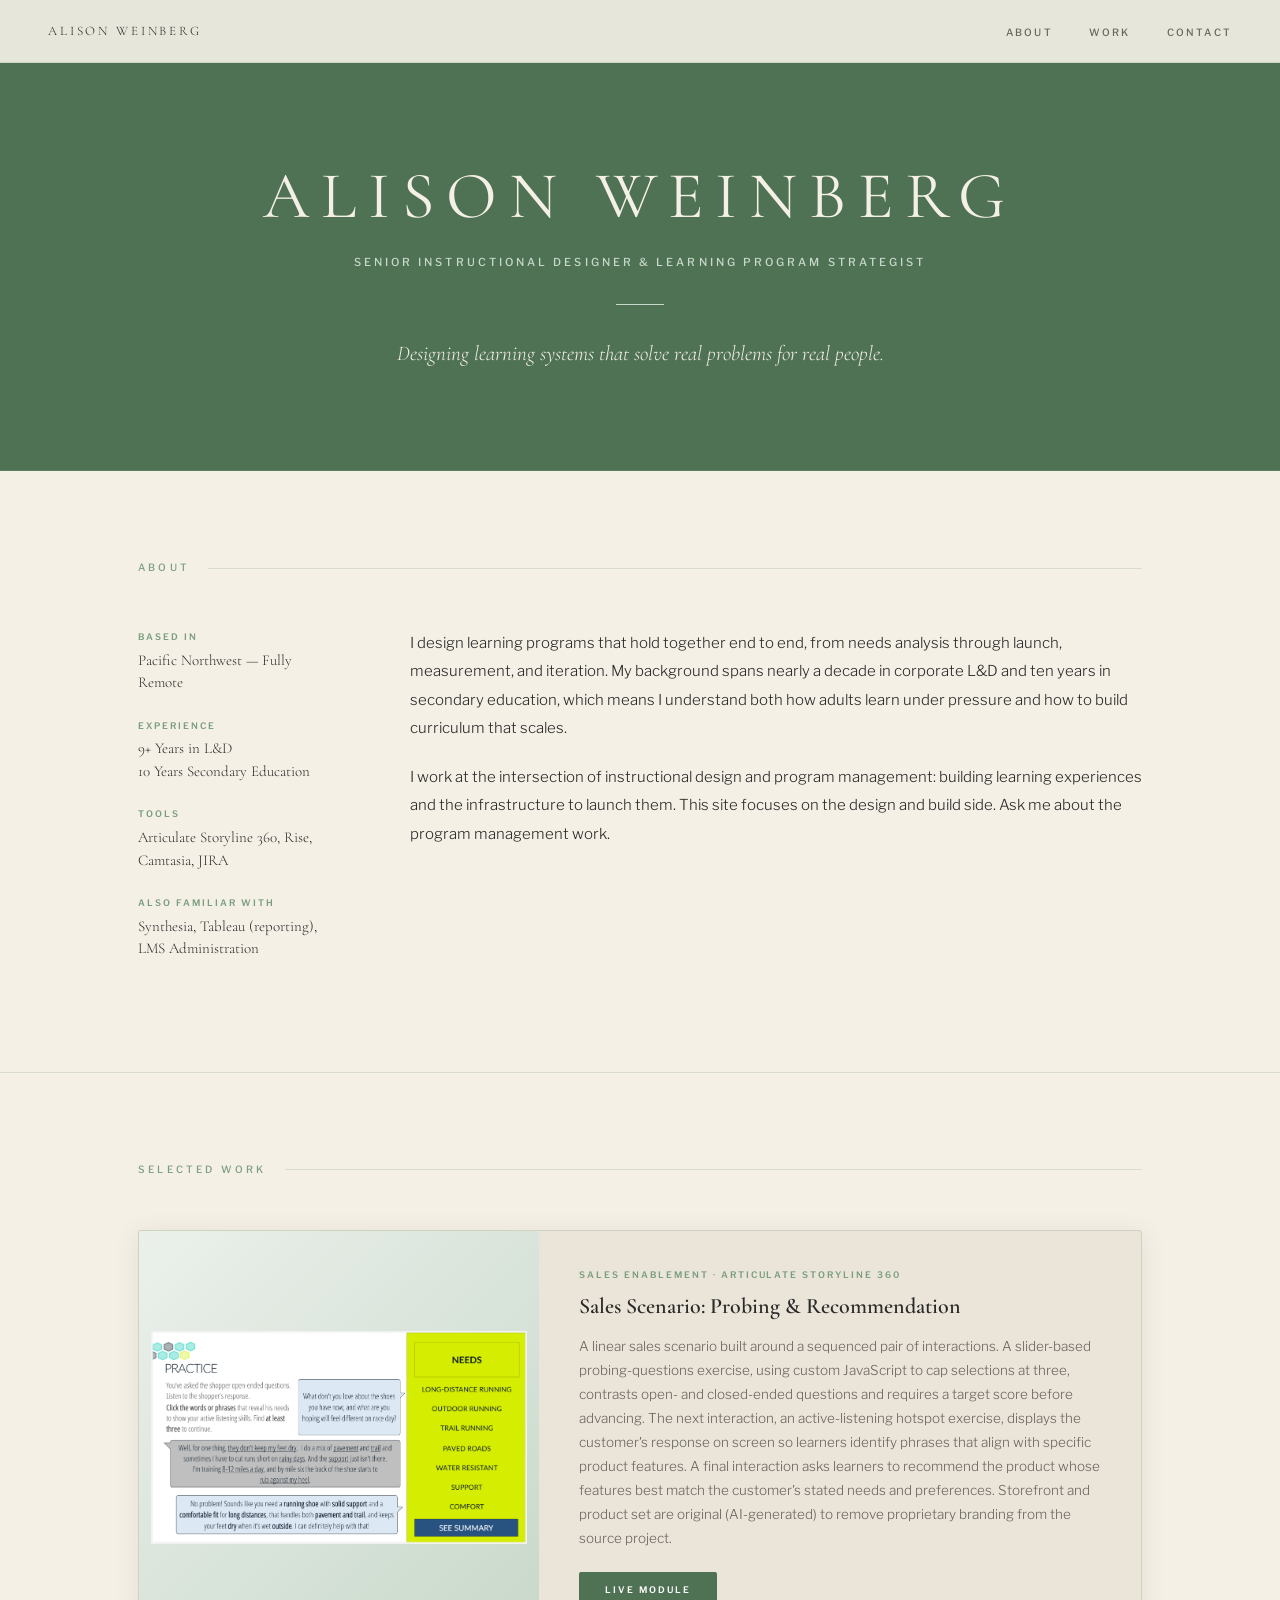
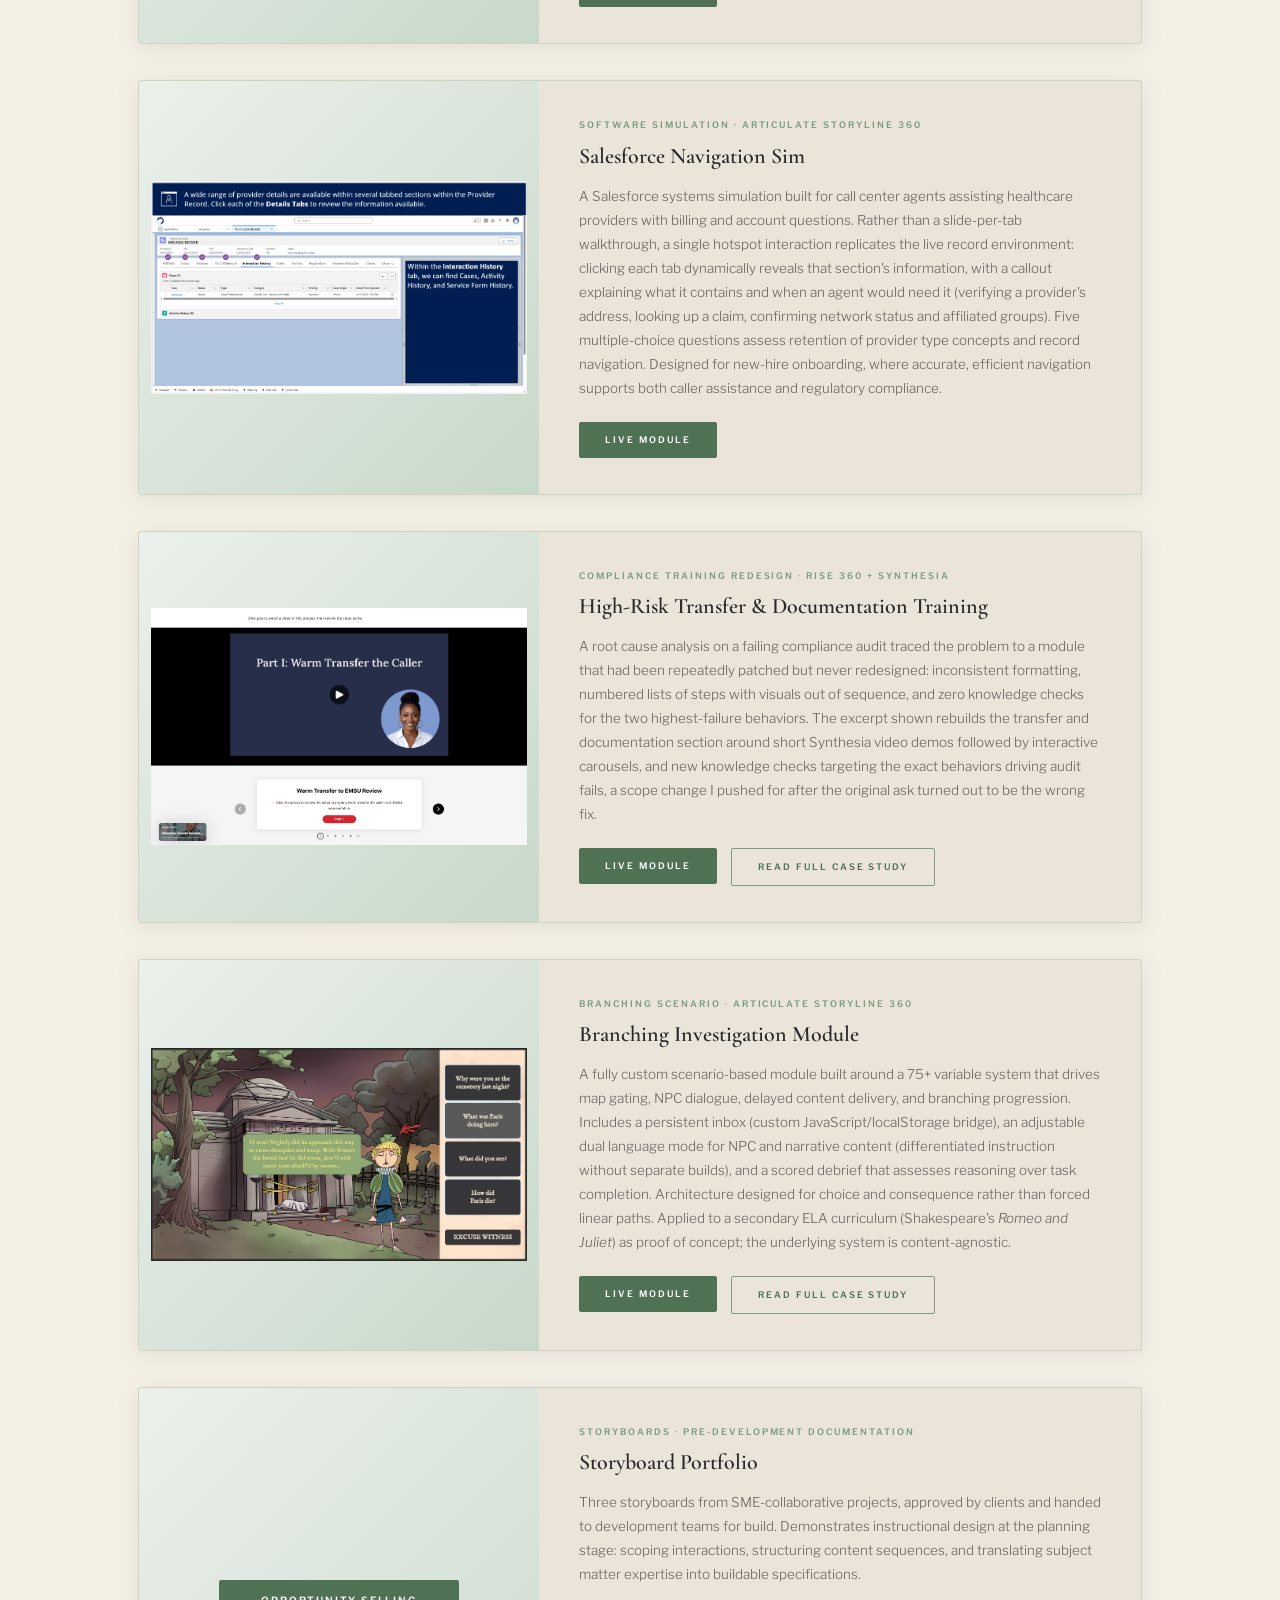
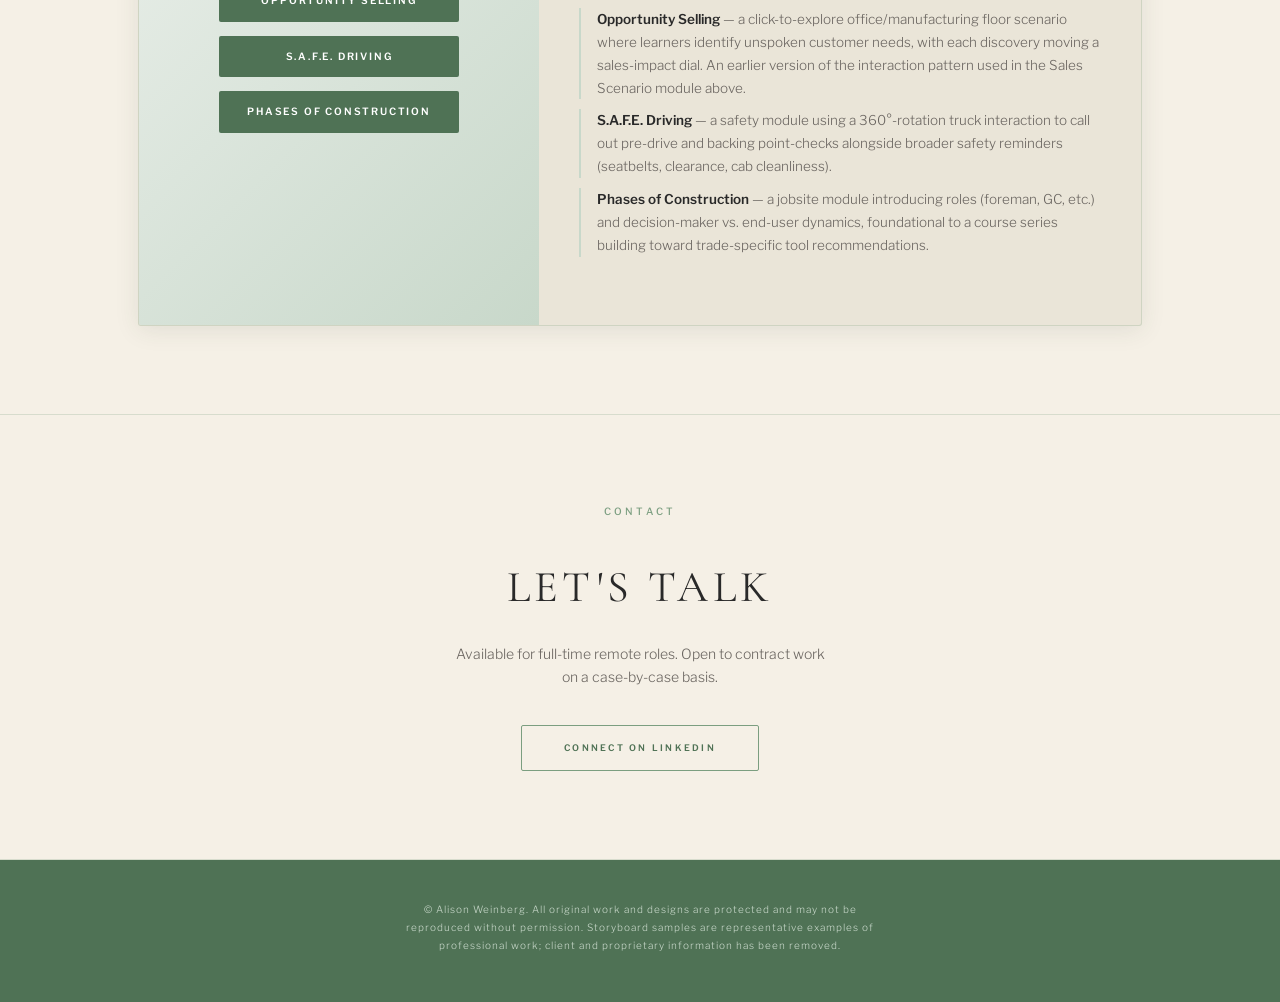
<file: index.html>
<!DOCTYPE html>
<html lang="en">
<head>
    <meta charset="UTF-8">
    <meta name="viewport" content="width=device-width, initial-scale=1.0">
    <meta name="robots" content="noindex, nofollow">
    <title>Alison Weinberg — Learning Design Portfolio</title>
    <link href="https://fonts.googleapis.com/css2?family=Cormorant+Garamond:ital,wght@0,400;0,500;0,600;1,400&family=Libre+Franklin:wght@300;400;500;600&display=swap" rel="stylesheet">
    <style>

        :root {
            --ivory:       #F5F0E6;
            --cream:       #EAE5D8;
            --sage:        #7B9E80;
            --sage-light:  #C8D8CA;
            --sage-pale:   #EBF0EB;
            --sage-dark:   #4F7255;
            --charcoal:    #292929;
            --warm-gray:   #6A6560;
            --border:      rgba(123, 158, 128, 0.25);
            --shadow:      0 4px 24px rgba(50, 70, 52, 0.10);
            --shadow-hover:0 12px 40px rgba(50, 70, 52, 0.18);

            --font-display: 'Cormorant Garamond', Georgia, serif;
            --font-body:    'Libre Franklin', 'Franklin Gothic Medium', sans-serif;
        }

        *, *::before, *::after { box-sizing: border-box; margin: 0; padding: 0; }
        html { scroll-behavior: smooth; }

        body {
            background-color: var(--ivory);
            color: var(--charcoal);
            font-family: var(--font-body);
            font-weight: 300;
            font-size: 15px;
            line-height: 1.75;
            -webkit-font-smoothing: antialiased;
        }

        @keyframes fadeUp {
            from { opacity: 0; transform: translateY(16px); }
            to   { opacity: 1; transform: translateY(0); }
        }
        .fade-1 { animation: fadeUp 0.7s 0.00s ease both; }
        .fade-2 { animation: fadeUp 0.7s 0.15s ease both; }
        .fade-3 { animation: fadeUp 0.7s 0.30s ease both; }
        .fade-4 { animation: fadeUp 0.7s 0.45s ease both; }

        nav {
            position: fixed;
            top: 0; left: 0; right: 0;
            z-index: 100;
            display: flex;
            justify-content: space-between;
            align-items: center;
            padding: 18px 48px;
            background: rgba(245, 240, 230, 0.92);
            backdrop-filter: blur(10px);
            border-bottom: 1px solid var(--border);
        }

        .nav-name {
            font-family: var(--font-display);
            font-size: 13px;
            letter-spacing: 0.22em;
            text-transform: uppercase;
            color: var(--charcoal);
            text-decoration: none;
        }

        nav ul { list-style: none; display: flex; gap: 36px; }

        nav ul a {
            font-family: var(--font-body);
            font-size: 10px;
            font-weight: 500;
            letter-spacing: 0.22em;
            text-transform: uppercase;
            color: var(--warm-gray);
            text-decoration: none;
            transition: color 0.2s;
        }
        nav ul a:hover { color: var(--sage-dark); }

        #hero {
            padding: 160px 48px 100px;
            text-align: center;
            background: var(--sage-dark);
        }

        .hero-name {
            font-family: var(--font-display);
            font-size: clamp(38px, 6vw, 66px);
            font-weight: 400;
            letter-spacing: 0.18em;
            text-transform: uppercase;
            color: var(--ivory);
            line-height: 1.1;
            margin-bottom: 20px;
        }

        .hero-title {
            font-family: var(--font-body);
            font-size: 11px;
            font-weight: 500;
            letter-spacing: 0.28em;
            text-transform: uppercase;
            color: var(--sage-light);
            margin-bottom: 32px;
        }

        .hero-rule {
            width: 48px;
            height: 1px;
            background: var(--sage-light);
            margin: 0 auto 32px;
            opacity: 0.6;
        }

        .hero-tagline {
            font-family: var(--font-display);
            font-size: clamp(17px, 2.5vw, 21px);
            font-style: italic;
            color: var(--ivory);
            opacity: 0.85;
            max-width: 520px;
            margin: 0 auto;
            line-height: 1.6;
        }

        .section-inner {
            max-width: 1100px;
            margin: 0 auto;
            padding: 88px 48px;
        }

        .section-label {
            font-family: var(--font-body);
            font-size: 10px;
            font-weight: 500;
            letter-spacing: 0.32em;
            text-transform: uppercase;
            color: var(--sage);
            margin-bottom: 52px;
            display: flex;
            align-items: center;
            gap: 18px;
        }
        .section-label::after {
            content: '';
            flex: 1;
            height: 1px;
            background: var(--border);
        }

        section { border-bottom: 1px solid var(--border); }

        .about-grid {
            display: grid;
            grid-template-columns: 200px 1fr;
            gap: 72px;
            align-items: start;
        }

        .about-stat { margin-bottom: 24px; }

        .about-stat-label {
            font-family: var(--font-body);
            font-size: 9px;
            font-weight: 600;
            letter-spacing: 0.22em;
            text-transform: uppercase;
            color: var(--sage);
            margin-bottom: 4px;
        }

        .about-stat-value {
            font-family: var(--font-display);
            font-size: 15px;
            color: var(--charcoal);
            line-height: 1.5;
        }

        .about-bio {
            font-size: 15px;
            line-height: 1.9;
            color: var(--charcoal);
        }
        .about-bio p + p { margin-top: 20px; }

        #work {
            background-color: var(--ivory);
            background-image: url("data:image/svg+xml,%3Csvg xmlns='http://www.w3.org/2000/svg' width='60' height='104'%3E%3Cg fill='none' stroke='%237B9E80' stroke-width='0.75' opacity='0.18'%3E%3Cpath d='M30 0 L60 17.3 L60 52 L30 69.3 L0 52 L0 17.3 Z'/%3E%3Cpath d='M30 69.3 L60 86.6 L60 121.3 L30 138.6 L0 121.3 L0 86.6 Z'/%3E%3C/g%3E%3Cg fill='%237B9E80' opacity='0.35'%3E%3Ccircle cx='30' cy='0' r='1.5'/%3E%3Ccircle cx='60' cy='17.3' r='1.5'/%3E%3Ccircle cx='60' cy='52' r='1.5'/%3E%3Ccircle cx='30' cy='69.3' r='1.5'/%3E%3Ccircle cx='0' cy='52' r='1.5'/%3E%3Ccircle cx='0' cy='17.3' r='1.5'/%3E%3Ccircle cx='30' cy='138.6' r='1.5'/%3E%3Ccircle cx='60' cy='121.3' r='1.5'/%3E%3Ccircle cx='0' cy='121.3' r='1.5'/%3E%3C/svg%3E");
        }

        .project-stack {
            display: flex;
            flex-direction: column;
            gap: 36px;
        }

        .project-card {
            background: var(--cream);
            border: 1px solid var(--border);
            border-radius: 3px;
            overflow: hidden;
            box-shadow: var(--shadow);
            display: grid;
            grid-template-columns: 400px 1fr;
            transition: transform 0.3s ease, box-shadow 0.3s ease;
        }
        .project-card:hover {
            transform: translateY(-5px);
            box-shadow: var(--shadow-hover);
        }

        .project-thumb {
            width: 100%;
            height: 100%;
            min-height: 220px;
            background: linear-gradient(135deg, var(--sage-pale) 0%, var(--sage-light) 100%);
            display: flex;
            align-items: center;
            justify-content: center;
            overflow: hidden;
            position: relative;
            padding: 12px;
        }
        .project-thumb img {
            width: 100%;
            height: 100%;
            object-fit: contain;
            border-radius: 2px;
        }

        .thumb-placeholder-text {
            font-family: var(--font-body);
            font-size: 9px;
            font-weight: 500;
            letter-spacing: 0.2em;
            text-transform: uppercase;
            color: var(--sage-dark);
            opacity: 0.45;
        }

        .storyboard-buttons {
            width: 100%;
            height: 100%;
            min-height: 220px;
            background: linear-gradient(135deg, var(--sage-pale) 0%, var(--sage-light) 100%);
            display: flex;
            flex-direction: column;
            align-items: center;
            justify-content: center;
            gap: 14px;
            padding: 24px;
        }

        .storyboard-btn {
            display: block;
            width: 100%;
            max-width: 240px;
            padding: 12px 20px;
            background: var(--sage-dark);
            color: #fff;
            font-family: var(--font-body);
            font-size: 10px;
            font-weight: 600;
            letter-spacing: 0.18em;
            text-transform: uppercase;
            text-decoration: none;
            text-align: center;
            border-radius: 2px;
            transition: background 0.2s ease;
        }
        .storyboard-btn:hover { background: var(--charcoal); }

        .project-body {
            padding: 36px 40px;
            display: flex;
            flex-direction: column;
            justify-content: center;
        }

        .project-tag {
            font-family: var(--font-body);
            font-size: 9px;
            font-weight: 600;
            letter-spacing: 0.22em;
            text-transform: uppercase;
            color: var(--sage);
            margin-bottom: 10px;
        }

        .project-title {
            font-family: var(--font-display);
            font-size: 22px;
            font-weight: 600;
            color: var(--charcoal);
            line-height: 1.2;
            margin-bottom: 14px;
        }

        .project-blurb {
            font-size: 13.5px;
            line-height: 1.78;
            color: var(--warm-gray);
            margin-bottom: 22px;
        }

        .storyboard-list {
            list-style: none;
            margin-bottom: 22px;
        }
        .storyboard-list li {
            font-size: 13.5px;
            line-height: 1.7;
            color: var(--warm-gray);
            margin-bottom: 10px;
            padding-left: 16px;
            border-left: 2px solid var(--sage-light);
        }
        .storyboard-list li strong {
            color: var(--charcoal);
            font-weight: 600;
        }

        .project-links {
            display: flex;
            gap: 14px;
            flex-wrap: wrap;
        }

        .btn-view {
            display: inline-block;
            align-self: flex-start;
            padding: 10px 26px;
            background: var(--sage-dark);
            color: #fff;
            font-family: var(--font-body);
            font-size: 9px;
            font-weight: 600;
            letter-spacing: 0.22em;
            text-transform: uppercase;
            text-decoration: none;
            border-radius: 2px;
            transition: background 0.2s ease;
        }
        .btn-view:hover { background: var(--charcoal); }

        .btn-secondary {
            display: inline-block;
            align-self: flex-start;
            padding: 10px 26px;
            background: transparent;
            color: var(--sage-dark);
            border: 1px solid var(--sage);
            font-family: var(--font-body);
            font-size: 9px;
            font-weight: 600;
            letter-spacing: 0.22em;
            text-transform: uppercase;
            text-decoration: none;
            border-radius: 2px;
            transition: background 0.2s ease, color 0.2s ease;
        }
        .btn-secondary:hover {
            background: var(--sage-dark);
            color: #fff;
        }

        .contact-inner {
            max-width: 1100px;
            margin: 0 auto;
            padding: 88px 48px;
            text-align: center;
        }

        .contact-label {
            font-family: var(--font-body);
            font-size: 10px;
            font-weight: 500;
            letter-spacing: 0.32em;
            text-transform: uppercase;
            color: var(--sage);
            margin-bottom: 28px;
        }

        .contact-heading {
            font-family: var(--font-display);
            font-size: clamp(28px, 4vw, 44px);
            font-weight: 400;
            letter-spacing: 0.1em;
            text-transform: uppercase;
            color: var(--charcoal);
            margin-bottom: 16px;
        }

        .contact-sub {
            font-size: 14px;
            color: var(--warm-gray);
            max-width: 380px;
            margin: 0 auto 36px;
            line-height: 1.7;
        }

        .btn-contact {
            display: inline-block;
            padding: 14px 42px;
            border: 1px solid var(--sage);
            color: var(--sage-dark);
            font-family: var(--font-body);
            font-size: 9px;
            font-weight: 600;
            letter-spacing: 0.25em;
            text-transform: uppercase;
            text-decoration: none;
            border-radius: 2px;
            transition: background 0.2s, color 0.2s, border-color 0.2s;
        }
        .btn-contact:hover {
            background: var(--sage-dark);
            color: #fff;
            border-color: var(--sage-dark);
        }

        footer {
            padding: 40px 48px;
            text-align: center;
            background: var(--sage-dark);
        }
        .footer-name {
            font-family: var(--font-display);
            font-size: 12px;
            letter-spacing: 0.2em;
            text-transform: uppercase;
            color: var(--ivory);
            margin-bottom: 10px;
        }
        .footer-text {
            font-size: 10px;
            letter-spacing: 0.1em;
            color: var(--sage-light);
            max-width: 480px;
            margin: 0 auto 8px;
            line-height: 1.8;
        }
        .footer-email {
            font-size: 10px;
            letter-spacing: 0.15em;
            color: var(--ivory);
            text-decoration: none;
            border-bottom: 1px solid var(--sage-light);
            padding-bottom: 2px;
        }

        @media (max-width: 768px) {
            nav { padding: 16px 24px; }
            nav ul { gap: 20px; }
            #hero { padding: 120px 24px 72px; }
            .section-inner { padding: 64px 24px; }
            .about-grid { grid-template-columns: 1fr; gap: 40px; }
            .project-card { grid-template-columns: 1fr; }
            .project-thumb, .storyboard-buttons { min-height: 180px; }
            .contact-inner { padding: 64px 24px; }
        }
        @media (max-width: 480px) {
            .nav-name { display: none; }
        }

    </style>
</head>
<body>

    <nav>
        <a href="#hero" class="nav-name">Alison Weinberg</a>
        <ul>
            <li><a href="#about">About</a></li>
            <li><a href="#work">Work</a></li>
            <li><a href="#contact">Contact</a></li>
        </ul>
    </nav>


    <section id="hero">
        <h1 class="hero-name fade-1">Alison Weinberg</h1>
        <p class="hero-title fade-2">Senior Instructional Designer &amp; Learning Program Strategist</p>
        <div class="hero-rule fade-3"></div>
        <p class="hero-tagline fade-4">Designing learning systems that solve real problems for real people.</p>
    </section>


    <section id="about">
        <div class="section-inner">
            <p class="section-label">About</p>
            <div class="about-grid">

                <div class="about-sidebar">
                    <div class="about-stat">
                        <p class="about-stat-label">Based in</p>
                        <p class="about-stat-value">Pacific Northwest &mdash; Fully Remote</p>
                    </div>
                    <div class="about-stat">
                        <p class="about-stat-label">Experience</p>
                        <p class="about-stat-value">9+ Years in L&amp;D<br>10 Years Secondary Education</p>
                    </div>
                    <div class="about-stat">
                        <p class="about-stat-label">Tools</p>
                        <p class="about-stat-value">Articulate Storyline 360, Rise, Camtasia, JIRA</p>
                    </div>
                    <div class="about-stat">
                        <p class="about-stat-label">Also Familiar With</p>
                        <p class="about-stat-value">Synthesia, Tableau (reporting), LMS Administration</p>
                    </div>
                </div>

                <div class="about-bio">
                    <p>I design learning programs that hold together end to end, from needs analysis through launch, measurement, and iteration. My background spans nearly a decade in corporate L&amp;D and ten years in secondary education, which means I understand both how adults learn under pressure and how to build curriculum that scales.</p>
                    <p>I work at the intersection of instructional design and program management: building learning experiences and the infrastructure to launch them. This site focuses on the design and build side. Ask me about the program management work.</p>
                </div>

            </div>
        </div>
    </section>


    <section id="work">
        <div class="section-inner">
            <p class="section-label">Selected Work</p>
            <div class="project-stack">

                <div class="project-card">
                    <div class="project-thumb">
                        <img src="images/sales-thumb.png" alt="Active listening exercise in sales scenario module">
                    </div>
                    <div class="project-body">
                        <p class="project-tag">Sales Enablement &middot; Articulate Storyline 360</p>
                        <h2 class="project-title">Sales Scenario: Probing &amp; Recommendation</h2>
                        <p class="project-blurb">A linear sales scenario built around a sequenced pair of interactions. A slider-based probing-questions exercise, using custom JavaScript to cap selections at three, contrasts open- and closed-ended questions and requires a target score before advancing. The next interaction, an active-listening hotspot exercise, displays the customer's response on screen so learners identify phrases that align with specific product features. A final interaction asks learners to recommend the product whose features best match the customer's stated needs and preferences. Storefront and product set are original (AI-generated) to remove proprietary branding from the source project.</p>
                        <div class="project-links">
                            <a href="https://alison-weinberg.github.io/sales-enablement/" class="btn-view" target="_blank" rel="noopener">Live Module</a>
                        </div>
                    </div>
                </div>

                <div class="project-card">
                    <div class="project-thumb">
                        <img src="images/salesforce-thumb.png" alt="Salesforce navigation simulation interaction history tab">
                    </div>
                    <div class="project-body">
                        <p class="project-tag">Software Simulation &middot; Articulate Storyline 360</p>
                        <h2 class="project-title">Salesforce Navigation Sim</h2>
                        <p class="project-blurb">A Salesforce systems simulation built for call center agents assisting healthcare providers with billing and account questions. Rather than a slide-per-tab walkthrough, a single hotspot interaction replicates the live record environment: clicking each tab dynamically reveals that section's information, with a callout explaining what it contains and when an agent would need it (verifying a provider's address, looking up a claim, confirming network status and affiliated groups). Five multiple-choice questions assess retention of provider type concepts and record navigation. Designed for new-hire onboarding, where accurate, efficient navigation supports both caller assistance and regulatory compliance.</p>
                        <div class="project-links">
                            <a href="https://alison-weinberg.github.io/salesforce-sim/" class="btn-view" target="_blank" rel="noopener">Live Module</a>
                        </div>
                    </div>
                </div>

                <div class="project-card">
                    <div class="project-thumb">
                        <img src="images/transfer-thumb.png" alt="Warm transfer training module case notes callout">
                    </div>
                    <div class="project-body">
                        <p class="project-tag">Compliance Training Redesign &middot; Rise 360 + Synthesia</p>
                        <h2 class="project-title">High-Risk Transfer &amp; Documentation Training</h2>
                        <p class="project-blurb">A root cause analysis on a failing compliance audit traced the problem to a module that had been repeatedly patched but never redesigned: inconsistent formatting, numbered lists of steps with visuals out of sequence, and zero knowledge checks for the two highest-failure behaviors. The excerpt shown rebuilds the transfer and documentation section around short Synthesia video demos followed by interactive carousels, and new knowledge checks targeting the exact behaviors driving audit fails, a scope change I pushed for after the original ask turned out to be the wrong fix.</p>
                        <div class="project-links">
                            <a href="https://alison-weinberg.github.io/transfer-training-p/" class="btn-view" target="_blank" rel="noopener">Live Module</a>
                            <a href="case-study-transfer-training.html" class="btn-secondary" target="_blank" rel="noopener">Read Full Case Study</a>
                        </div>
                    </div>
                </div>

                <div class="project-card">
                    <div class="project-thumb">
                        <img src="images/rj-thumb.png" alt="Branching Investigation Module witness interview screen">
                    </div>
                    <div class="project-body">
                        <p class="project-tag">Branching Scenario &middot; Articulate Storyline 360</p>
                        <h2 class="project-title">Branching Investigation Module</h2>
                        <p class="project-blurb">A fully custom scenario-based module built around a 75+ variable system that drives map gating, NPC dialogue, delayed content delivery, and branching progression. Includes a persistent inbox (custom JavaScript/localStorage bridge), an adjustable dual language mode for NPC and narrative content (differentiated instruction without separate builds), and a scored debrief that assesses reasoning over task completion. Architecture designed for choice and consequence rather than forced linear paths. Applied to a secondary ELA curriculum (Shakespeare's <em>Romeo and Juliet</em>) as proof of concept; the underlying system is content-agnostic.</p>
                        <div class="project-links">
                            <a href="https://alison-weinberg.github.io/rj-p/" class="btn-view" target="_blank" rel="noopener">Live Module</a>
                            <a href="case-study-rj.html" class="btn-secondary" target="_blank" rel="noopener">Read Full Case Study</a>
                        </div>
                    </div>
                </div>

                <div class="project-card">
                    <div class="storyboard-buttons">
                        <a href="https://alison-weinberg.github.io/Sample-Storyboard_Opportunity-Based-Selling.pdf" class="storyboard-btn" target="_blank" rel="noopener">Opportunity Selling</a>
                        <a href="https://alison-weinberg.github.io/Sample-Storyboard_S.A.F.E.-Commercial-Driving.pdf" class="storyboard-btn" target="_blank" rel="noopener">S.A.F.E. Driving</a>
                        <a href="https://alison-weinberg.github.io/Sample-Storyboard_Phases-of-Construction_eLearning-SCORM-module.pdf" class="storyboard-btn" target="_blank" rel="noopener">Phases of Construction</a>
                    </div>
                    <div class="project-body">
                        <p class="project-tag">Storyboards &middot; Pre-Development Documentation</p>
                        <h2 class="project-title">Storyboard Portfolio</h2>
                        <p class="project-blurb">Three storyboards from SME-collaborative projects, approved by clients and handed to development teams for build. Demonstrates instructional design at the planning stage: scoping interactions, structuring content sequences, and translating subject matter expertise into buildable specifications.</p>
                        <ul class="storyboard-list">
                            <li><strong>Opportunity Selling</strong> &mdash; a click-to-explore office/manufacturing floor scenario where learners identify unspoken customer needs, with each discovery moving a sales-impact dial. An earlier version of the interaction pattern used in the Sales Scenario module above.</li>
                            <li><strong>S.A.F.E. Driving</strong> &mdash; a safety module using a 360&deg;-rotation truck interaction to call out pre-drive and backing point-checks alongside broader safety reminders (seatbelts, clearance, cab cleanliness).</li>
                            <li><strong>Phases of Construction</strong> &mdash; a jobsite module introducing roles (foreman, GC, etc.) and decision-maker vs. end-user dynamics, foundational to a course series building toward trade-specific tool recommendations.</li>
                        </ul>
                    </div>
                </div>

            </div>
        </div>
    </section>


    <section id="contact">
        <div class="contact-inner">
            <p class="contact-label">Contact</p>
            <h2 class="contact-heading">Let's Talk</h2>
            <p class="contact-sub">Available for full-time remote roles. Open to contract work on a case-by-case basis.</p>
            <a href="https://www.linkedin.com/in/alisonweinberg" class="btn-contact" target="_blank" rel="noopener">Connect on LinkedIn</a>
        </div>
    </section>


    <footer>
        <p class="footer-text">&copy; Alison Weinberg. All original work and designs are protected and may not be reproduced without permission. Storyboard samples are representative examples of professional work; client and proprietary information has been removed.</p>
    </footer>

</body>
</html>
</file>
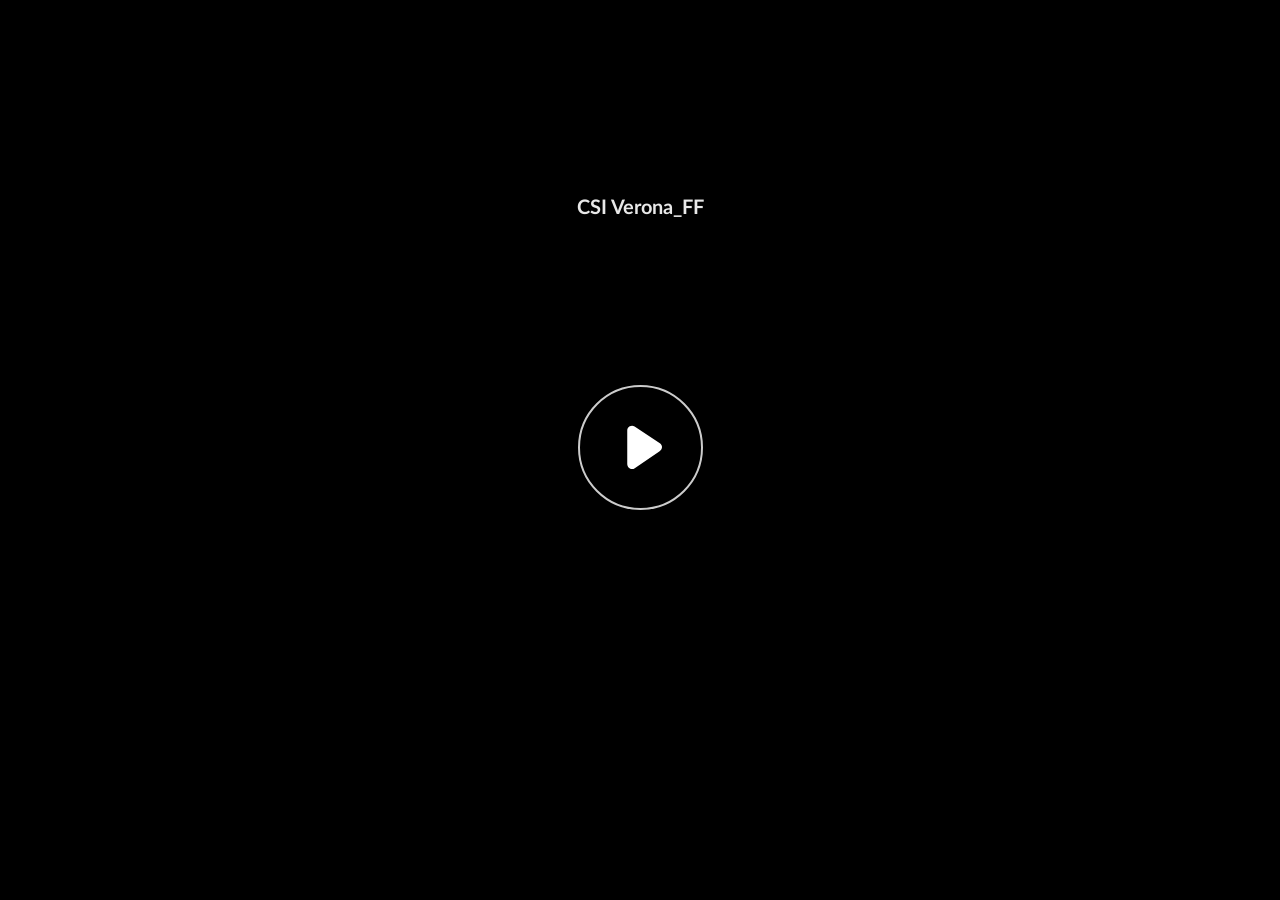
<file: rj-csi-ff/index.html>
﻿<!doctype html>
<html lang="en-US">
<head>
  <meta charset="utf-8">
  <!-- Created using Storyline 360 x64 - http://www.articulate.com  -->
  <!-- version: 3.115.36688.0 -->
  <title>CSI Verona_FF</title>
  <meta http-equiv="x-ua-compatible" content="IE=edge"/>
  <meta name="viewport" content="width=device-width,initial-scale=1,user-scalable=no,shrink-to-fit=no,minimal-ui"/>
  <meta name="apple-mobile-web-app-capable" content="yes"/>
  <style>
    html, body { height: 100%; padding: 0; margin: 0 }
    #app { height: 100%; width: 100%; }
  </style>

  <script>
    window.DS = {};
    window.globals = {
      DATA_PATH_BASE: '',
      HAS_FRAME: true,
      HAS_SLIDE: true,

      lmsPresent: false,
      tinCanPresent: false,
      cmi5Present: false,
      aoSupport: false,
      scale: 'Scaled',
      captureRc: false,
      browserSize: 'optimal',
      bgColor: '#282828',
      features: 'DropInBase,JsInteractions,PlayerMemoryEnhancements,PlayerSizeOption,SlideLevelScale',
      themeName: 'unified',
      preloaderColor: '#FFFFFF',
      suppressAnalytics: false,
      productChannel: 'stable',
      publishSource: 'storyline',
      aid: 'aid|b3033862-2938-5568-9827-ac209e47784f',
      cid: '7f483ab1-08cf-41e8-a356-11856ccb6284',
      playerVersion: '3.115.36688.0',
      publishTimestamp: '2026-05-25T19:17:18.3927687Z',
      maxIosVideoElements: 10,
      connectionSettings: { message: 'You%20are%20offline.%20Trying%20to%20reconnect...', useDarkTheme: false, mode: 'disabled' },
      hasFeature: function(feature) {
        return this.features.split(',').includes(feature);
      },
      
      parseParams: function(qs) {
        if (window.globals.parsedParams != null) {
          return window.globals.parsedParams;
        }
        qs = (qs || window.location.search.substr(1)).split('+').join(' ');
        var params = {},
            tokens,
            re = /[?&]?([^=]+)=([^&]*)/g;

        while (tokens = re.exec(qs)) {
          params[decodeURIComponent(tokens[1]).trim()] =
            decodeURIComponent(tokens[2]).trim();
        }
        window.globals.parsedParams = params;
        return params;
      }

    };

    if (window.flagsUnderTest != null) {
      window.globals.features = window.flagsUnderTest.reduce((accum, feature) => {
        if (!accum.includes(feature)) {
          accum.push(feature);
        }
        return accum;
      }, window.globals.features.split(',')).join();
    }
  </script>
  <script>
    var isIe11 = ('ActiveXObject' in window || window.MSBlobBuilder != null)
      && window.msCrypto != null && !window.ActiveXObject;
    if (isIe11) {
      window.globals.unsupportedBrowser = true;
      document.write(atob('[base64]'));
    }
  </script>

  <script>
    if (window.globals.hasFeature('Localization')) {
      
      
    }
  </script>

  
  
  <script>window.THREE = { };</script>
  
</head>
<body style="background: #282828" class="cs-HTML theme-unified">
  <!-- 360 -->
  <script>!function(){var e,i=/iPhone/i,o=/iPod/i,n=/iPad/i,t=/\biOS-universal(?:.+)Mac\b/i,r=/\bAndroid(?:.+)Mobile\b/i,a=/Android/i,d=/(?:SD4930UR|\bSilk(?:.+)Mobile\b)/i,p=/Silk/i,l=/Windows Phone/i,u=/\bWindows(?:.+)ARM\b/i,b=/BlackBerry/i,s=/BB10/i,c=/Opera Mini/i,f=/\b(CriOS|Chrome)(?:.+)Mobile/i,h=/Mobile(?:.+)Firefox\b/i,v=function(e){return void 0!==e&&"MacIntel"===e.platform&&"number"==typeof e.maxTouchPoints&&e.maxTouchPoints>1&&"undefined"==typeof MSStream};e=function(e){var m={userAgent:"",platform:"",maxTouchPoints:0};e||"undefined"==typeof navigator?"string"==typeof e?m.userAgent=e:e&&e.userAgent&&(m={userAgent:e.userAgent,platform:e.platform,maxTouchPoints:e.maxTouchPoints||0}):m={userAgent:navigator.userAgent,platform:navigator.platform,maxTouchPoints:navigator.maxTouchPoints||0};var g=m.userAgent,y=g.split("[FBAN");void 0!==y[1]&&(g=y[0]),void 0!==(y=g.split("Twitter"))[1]&&(g=y[0]);var A=function(e){return function(i){return i.test(e)}}(g),w={apple:{phone:A(i)&&!A(l),ipod:A(o),tablet:!A(i)&&(A(n)||v(m))&&!A(l),universal:A(t),device:(A(i)||A(o)||A(n)||A(t)||v(m))&&!A(l)},amazon:{phone:A(d),tablet:!A(d)&&A(p),device:A(d)||A(p)},android:{phone:!A(l)&&A(d)||!A(l)&&A(r),tablet:!A(l)&&!A(d)&&!A(r)&&(A(p)||A(a)),device:!A(l)&&(A(d)||A(p)||A(r)||A(a))||A(/\bokhttp\b/i)},windows:{phone:A(l),tablet:A(u),device:A(l)||A(u)},other:{blackberry:A(b),blackberry10:A(s),opera:A(c),firefox:A(h),chrome:A(f),device:A(b)||A(s)||A(c)||A(h)||A(f)},any:!1,phone:!1,tablet:!1};return w.any=w.apple.device||w.android.device||w.windows.device||w.other.device,w.phone=w.apple.phone||w.android.phone||w.windows.phone,w.tablet=w.apple.tablet||w.android.tablet||w.windows.tablet,w}(),"object"==typeof exports&&"undefined"!=typeof module?module.exports=e:"function"==typeof define&&define.amd?define((function(){return e})):this.isMobile=e}();
    window.isMobile.apple.tablet = window.isMobile.apple.tablet ||
      (navigator.platform === 'MacIntel' && navigator.maxTouchPoints > 1);
    window.isMobile.apple.device = window.isMobile.apple.device || window.isMobile.apple.tablet;
    window.isMobile.tablet = window.isMobile.tablet || window.isMobile.apple.tablet;
    window.isMobile.any = window.isMobile.any || window.isMobile.apple.tablet;
  </script>

  <div id="focus-sink" tabindex="-1"></div>

  <div id="preso"></div>
  <script>
    (function() {

      var classTypes = [ 'desktop', 'mobile', 'phone', 'tablet' ];

      var addDeviceClasses = function(prefix, testObj) {
        var curr, i;
        for (i = 0; i < classTypes.length; i++) {
          curr = classTypes[i];
          if (testObj[curr]) {
            document.body.classList.add(prefix + curr);
          }
        }
      };

      var params = window.globals.parseParams(),
          isDevicePreview = params.devicepreview === '1',
          isPhoneOverride = params.deviceType === 'phone' || (isDevicePreview && params.phone == '1'),
          isTabletOverride = (params.deviceType === 'tablet' || isDevicePreview) && !isPhoneOverride,
          isMobileOverride = isPhoneOverride || isTabletOverride;

      var deviceView = {
        desktop: !window.isMobile.any && !isMobileOverride,
        mobile: window.isMobile.any || isMobileOverride,
        phone: isPhoneOverride || (window.isMobile.phone && !isTabletOverride),
        tablet: isTabletOverride || window.isMobile.tablet
      };

      window.globals.deviceView = deviceView;
      window.isMobile.desktop = !window.isMobile.any;
      window.isMobile.mobile = window.isMobile.any;

      addDeviceClasses('view-', deviceView);

    })();
  </script>
  
  <script src='story_content/triggers.js' type=text/javascript></script>
<script src='story_content/user.js' type=text/javascript></script>
  <div class="slide-loader"></div>

  <script>
    var doc = document, loader = doc.body.querySelector('.slide-loader'); [ 1, 2, 3 ].forEach(function(n) { var d = doc.createElement('div'); d.style.backgroundColor = window.globals.preloaderColor; d.classList.add('mobile-loader-dot'); d.classList.add('dot' + n); loader.appendChild(d); });
  </script>

  <div class="mobile-load-title-overlay" style="display: none">
    <div class="mobile-load-title">CSI Verona_FF</div>
  </div>

  <div class="mobile-chrome-warning"></div>

  
<style>
  .warn-connection-dialog {
    display: none;
    background: transparent;
    pointer-events: all;
    position: fixed;
    left: 0;
    top: 0;
    width: 100%;
    height: 100%;
    z-index: 999;
  }

  .warn-connection-content {
    pointer-events: all;
    border-radius: 4px;
    background: white;
    border: 1px solid #E7E7E7;
    color: #333333;
    box-shadow: 0 2px 4px rgba(0, 0, 0, 0.25);
    transition: all 150ms ease-out;
    position: absolute;
    white-space: nowrap;
  }

  .view-phone.is-landscape .warn-connection-content {
    left: 23px;
    bottom: 23px;
  }

  .view-tablet.is-landscape .warn-connection-content {
    left: 50%;
    top: 20px;
    transform: translateX(-50%);
  }

  .view-mobile.is-portrait .warn-connection-content {
    transform: translate(-50%, calc(-100% - 15px));
  }

  .warn-connection-content p {
    display: inline-block;
    margin: 0 8px 0 0;
    line-height: 33px;
    font-size: 11px;
  }

  .warn-connection-content svg {
    position: relative;
    vertical-align: middle;
    margin: 0 2px 2px 8px;
  }

  .view-desktop .warn-connection-content {
    left: 1.5em;
    bottom: 1.5em;
  }

  .view-desktop .warn-connection-content p {
    font-size: 1.1em;
  }

  .is-offline .warn-connection-dialog {
    display: block;
  }

  .is-offline .cs-panel * {
    pointer-events: none !important;
  }

  .is-offline .cs-panel {
    pointer-events: all !important;
  }

  .is-offline #nav-controls * {
    pointer-events: none !important;
  }

  .is-offline #nav-controls {
    pointer-events: all !important;
  }
</style>

<div class="warn-connection-dialog" role="alertdialog" aria-modal="true" tabindex="0" aria-labelledby="warn-connection-message">
  <div class="warn-connection-content">
    <svg width="17" height="15" viewBox="0 0 17 15" xmlns="http://www.w3.org/2000/svg">
      <path fill="#8F0000" stroke="white" d="M16.07,12.98 L15.88,12.23 L9.51,1.21 C8.97,0.26,7.6,0.26,7.06,1.21 L0.69,12.23 C0.15,13.16,0.81,14.36,1.91,14.36 H14.65 C15.47,14.36,16.05,13.7,16.07,12.98 Z"/>
      <path fill="white" stroke="white" d="M8.58,5.5 C8.35,5.28,8.5,5.35,8.21,5.32 C8.09,5.35,7.97,5.49,7.96,5.67 C7.97,5.79,7.98,5.92,7.98,6.04 L7.98,6.04 C7.99,6.17,8,6.31,8.01,6.43 L8.01,6.44 C8.03,6.92,8.06,7.41,8.09,7.9 L8.09,7.9 C8.12,8.39,8.14,8.88,8.17,9.37 C8.17,9.39,8.18,9.42,8.2,9.44 C8.23,9.46,8.25,9.47,8.28,9.47 C8.31,9.47,8.34,9.46,8.35,9.44 C8.37,9.43,8.38,9.4,8.39,9.35 L8.39,9.34 C8.39,9.24,8.4,9.15,8.4,9.05 L8.4,9.05 C8.41,8.96,8.41,8.86,8.42,8.75 C8.43,8.44,8.45,8.12,8.47,7.81 L8.47,7.81 C8.49,7.49,8.51,7.18,8.53,6.87 C8.55,6.46,8.56,6.05,8.59,5.64 L8.6,5.62 C8.6,5.57,8.59,5.53,8.58,5.5 L8.21,5.32 Z"/>
      <circle fill="white" stroke="white" cx="8.3" cy="11.35" r="0.3"/>
    </svg>
    <p id="warn-connection-message">You are offline. Trying to reconnect...</p>
  </div>
</div>

<script>
  (function() {
    window.DS.connection = {
      warningShown: false,
      assets: {},
      loadingAssetGroup: false,
      retryDelay: 500
    };

    var connectionSettings = window.globals.connectionSettings || {};

    var useConnectionMessages = window.AbortController != null &&
      window.location.protocol != 'file:' &&
      connectionSettings.mode === 'normal';

    window.DS.connection.useConnectionMessages = useConnectionMessages;

    var assetCount = 0;
    var checkLoadedId;


    if (useConnectionMessages && connectionSettings != null) {
      var contentEl = document.querySelector('.warn-connection-content');
      var messageEl = contentEl.querySelector('p');

      if (connectionSettings.useDarkTheme) {
        contentEl.style.borderColor = '#BABBBA';
        contentEl.style.backgroundColor = '#282828';
        contentEl.style.color = '#FFFFFF';
      }

      if (connectionSettings.message != null) {
        messageEl.textContent = window.decodeURIComponent(connectionSettings.message);
      }
    }

    function checkAssetsReady() {
      for (var i in DS.connection.assets) {
        if (!DS.connection.assets[i].success) {
          return false;
        }
      }
      return true;
    }

    function stopAssetGroup() {
      if (!useConnectionMessages) { return; }

      assetCount = 0;

      DS.connection.oldAssetGroup = DS.connection.assets;
      DS.connection.assets = {};
      DS.connection.loadingAssetGroup = false;
      clearInterval(checkLoadedId);
    }

    function startAssetGroup() {
      if (!useConnectionMessages) { return; }
      var ticks = 0;
      clearInterval(checkLoadedId);
      checkLoadedId = setInterval(function() {
        var loaded = 0;
        if (assetCount === 0 && loaded === 0) {
          clearInterval(checkLoadedId);
          return;
        }

        for (var i in DS.connection.assets) {
          if (DS.connection.assets[i].success) {
            loaded++;
          }
        }

        if (assetCount === loaded && checkAssetsReady()) {
          for (var i in DS.connection.assets) {
            if (DS.connection.assets[i].action) {
              DS.connection.assets[i].action();
            }
          }
          hideWarning();
          stopAssetGroup();
        }
      }, 100)
    }

    function requiredAsset(url, action, retry, type) {
      if (!useConnectionMessages) { return; }
      if (DS.connection.assets[url]) { return; }

      DS.connection.assets[url] = {
        success: false, action: action, retry: retry, type: type
      };
      assetCount = Object.keys(DS.connection.assets).length;
      if (!DS.connection.loadingAssetGroup) {
        startAssetGroup();
      }
      DS.connection.loadingAssetGroup = true;
    }

    function assetLoaded(url) {
      if (!useConnectionMessages) { return; }
      if (DS.connection.assets[url]) {
        DS.connection.assets[url].success = true;
      }
    }

    function assetFailed(url) {
      if (!useConnectionMessages) { return; }
      if (!DS.connection.assets[url]) {
        if (/\.js$/.test(url) && url.indexOf('transcripts') === -1) {
          setTimeout(function() {
            if (DS.connection.lastSlideLoaded != null) {
              DS.connection.lastSlideLoaded();
            }
          }, DS.connection.retryDelay);
        }
        return;
      }
      if (!DS.connection.warningShown) { showWarning(); }
      if (DS.connection.assets[url].retry) {
        setTimeout(function() {
          if (!DS.connection.assets[url].success) {
            DS.connection.assets[url].retry()
          }
        }, DS.connection.retryDelay);
      }
    }

    function hideWarning() {
      document.body.classList.remove('is-offline');
      DS.connection.warningShown = false;
      enableKeys();
    }
    DS.connection.hideWarning = hideWarning

    function showWarning(btn) {
      document.body.classList.add('is-offline')
      DS.connection.warningShown = true;
      updateWarningPosition();
      disableKeys();
    }

    function updateWarningPosition() {
      if (!DS.connection.warningShown) {
        return;
      }

      var isPortrait = document.body.classList.contains('is-portrait');
      var isMobile = document.body.classList.contains('view-mobile');
      var warningEl = document.querySelector('.warn-connection-content');

      if (isPortrait && isMobile) {
        var slide = document.querySelector('.primary-slide');
        var slideRect = slide != null
          ? slide.getBoundingClientRect()
          : { top: window.innerHeight, left: 0, width: window.innerWidth };

        warningEl.style.top = `${slideRect.top}px`
        warningEl.style.left = `${slideRect.left + slideRect.width / 2}px`
      } else {
        warningEl.style.top = null;
        warningEl.style.left = null;
      }

      window.requestAnimationFrame(updateWarningPosition);
    }

    function onDisableKeyDown(e) {
      e.preventDefault();
      e.stopImmediatePropagation();
    }

    function onDisableKeyUp(e) {
      e.preventDefault();
      e.stopImmediatePropagation();
    }

    var accStyle = document.createElement('style');
    var warnDialogEl = document.querySelector('.warn-connection-dialog');

    function disableKeys() {
      if (DS.views && DS.views.nsStack && DS.views.nsStack.length === 1) {
        DS.views.nsStack[0].tabReachable = false
        DS.views.nsStack[0].updateTabIndex(true);
      }

      accStyle.innerHTML = '.acc-shadow-dom { display: none; }';
      document.body.appendChild(accStyle);

      warnDialogEl.parentNode.append(warnDialogEl);
      warnDialogEl.focus();
    }

    function enableKeys() {
      accStyle.remove();
      if (DS.views && DS.views.nsStack && DS.views.nsStack.length === 1 && DS.views.nsStack[0].name === '_frame') {
        DS.views.nsStack[0].tabReachable = true;
        DS.views.nsStack[0].updateTabIndex();
      }
    }

    // these will all be noops if the feature flag isn't set in
    // the data and `window.globals.features`
    DS.connection.requiredAsset = requiredAsset;
    DS.connection.assetLoaded = assetLoaded;
    DS.connection.assetFailed = assetFailed;
    DS.connection.stopAssetGroup = stopAssetGroup;
    DS.connection.startAssetGroup = startAssetGroup;
  })();
</script>


  <script>
    
    if (window.autoSpider && window.vInterfaceObject) {
      document.querySelector('.mobile-load-title-overlay').style.display = 'none';
    }
  </script>

  

  <link rel="stylesheet" href="html5/data/css/output.min.css" data-noprefix/>
</body>
<script src="html5/lib/scripts/bootstrapper.min.js"></script>
</html>
</file>
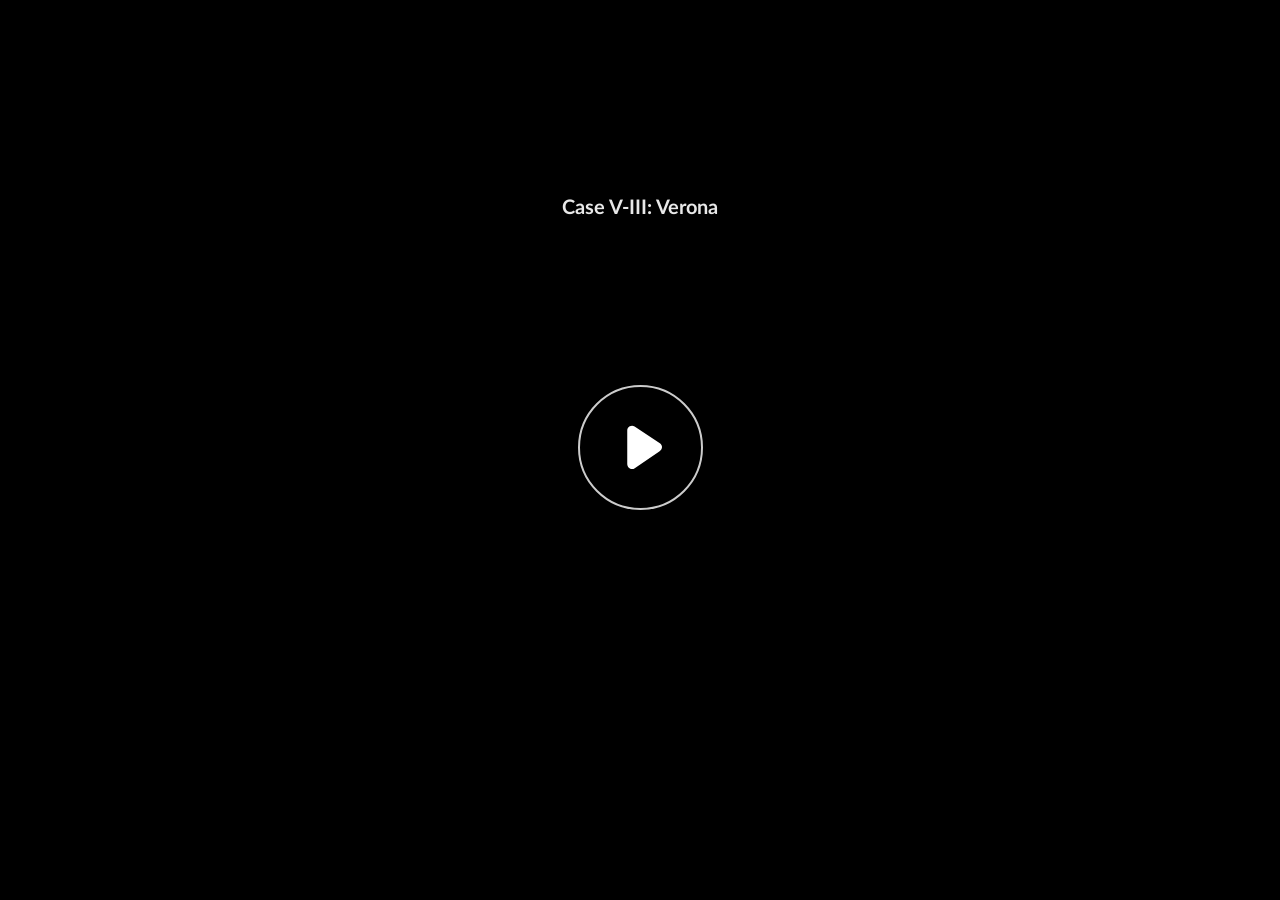
<file: rj-p/index.html>
﻿<!doctype html>
<html lang="en-US">
<head>
  <meta charset="utf-8">
  <!-- Created using Storyline 360 x64 - http://www.articulate.com  -->
  <!-- version: 3.115.36688.0 -->
  <title>Case V-III: Verona</title>
  <meta http-equiv="x-ua-compatible" content="IE=edge"/>
  <meta name="viewport" content="width=device-width,initial-scale=1,user-scalable=no,shrink-to-fit=no,minimal-ui"/>
  <meta name="apple-mobile-web-app-capable" content="yes"/>
  <style>
    html, body { height: 100%; padding: 0; margin: 0 }
    #app { height: 100%; width: 100%; }
  </style>

  <script>
    window.DS = {};
    window.globals = {
      DATA_PATH_BASE: '',
      HAS_FRAME: true,
      HAS_SLIDE: true,

      lmsPresent: false,
      tinCanPresent: false,
      cmi5Present: false,
      aoSupport: false,
      scale: 'Scaled',
      captureRc: false,
      browserSize: 'optimal',
      bgColor: '#282828',
      features: 'DropInBase,JsInteractions,PlayerMemoryEnhancements,PlayerSizeOption,SlideLevelScale',
      themeName: 'unified',
      preloaderColor: '#FFFFFF',
      suppressAnalytics: false,
      productChannel: 'stable',
      publishSource: 'storyline',
      aid: 'aid|b3033862-2938-5568-9827-ac209e47784f',
      cid: '784a6f3f-6f2e-4606-8e43-bee988ef4414',
      playerVersion: '3.115.36688.0',
      publishTimestamp: '2026-06-12T03:48:32.4322286Z',
      maxIosVideoElements: 10,
      connectionSettings: { message: 'You%20are%20offline.%20Trying%20to%20reconnect...', useDarkTheme: false, mode: 'disabled' },
      hasFeature: function(feature) {
        return this.features.split(',').includes(feature);
      },
      
      parseParams: function(qs) {
        if (window.globals.parsedParams != null) {
          return window.globals.parsedParams;
        }
        qs = (qs || window.location.search.substr(1)).split('+').join(' ');
        var params = {},
            tokens,
            re = /[?&]?([^=]+)=([^&]*)/g;

        while (tokens = re.exec(qs)) {
          params[decodeURIComponent(tokens[1]).trim()] =
            decodeURIComponent(tokens[2]).trim();
        }
        window.globals.parsedParams = params;
        return params;
      }

    };

    if (window.flagsUnderTest != null) {
      window.globals.features = window.flagsUnderTest.reduce((accum, feature) => {
        if (!accum.includes(feature)) {
          accum.push(feature);
        }
        return accum;
      }, window.globals.features.split(',')).join();
    }
  </script>
  <script>
    var isIe11 = ('ActiveXObject' in window || window.MSBlobBuilder != null)
      && window.msCrypto != null && !window.ActiveXObject;
    if (isIe11) {
      window.globals.unsupportedBrowser = true;
      document.write(atob('[base64]'));
    }
  </script>

  <script>
    if (window.globals.hasFeature('Localization')) {
      
      
    }
  </script>

  
  
  <script>window.THREE = { };</script>
  
</head>
<body style="background: #282828" class="cs-HTML theme-unified">
  <!-- 360 -->
  <script>!function(){var e,i=/iPhone/i,o=/iPod/i,n=/iPad/i,t=/\biOS-universal(?:.+)Mac\b/i,r=/\bAndroid(?:.+)Mobile\b/i,a=/Android/i,d=/(?:SD4930UR|\bSilk(?:.+)Mobile\b)/i,p=/Silk/i,l=/Windows Phone/i,u=/\bWindows(?:.+)ARM\b/i,b=/BlackBerry/i,s=/BB10/i,c=/Opera Mini/i,f=/\b(CriOS|Chrome)(?:.+)Mobile/i,h=/Mobile(?:.+)Firefox\b/i,v=function(e){return void 0!==e&&"MacIntel"===e.platform&&"number"==typeof e.maxTouchPoints&&e.maxTouchPoints>1&&"undefined"==typeof MSStream};e=function(e){var m={userAgent:"",platform:"",maxTouchPoints:0};e||"undefined"==typeof navigator?"string"==typeof e?m.userAgent=e:e&&e.userAgent&&(m={userAgent:e.userAgent,platform:e.platform,maxTouchPoints:e.maxTouchPoints||0}):m={userAgent:navigator.userAgent,platform:navigator.platform,maxTouchPoints:navigator.maxTouchPoints||0};var g=m.userAgent,y=g.split("[FBAN");void 0!==y[1]&&(g=y[0]),void 0!==(y=g.split("Twitter"))[1]&&(g=y[0]);var A=function(e){return function(i){return i.test(e)}}(g),w={apple:{phone:A(i)&&!A(l),ipod:A(o),tablet:!A(i)&&(A(n)||v(m))&&!A(l),universal:A(t),device:(A(i)||A(o)||A(n)||A(t)||v(m))&&!A(l)},amazon:{phone:A(d),tablet:!A(d)&&A(p),device:A(d)||A(p)},android:{phone:!A(l)&&A(d)||!A(l)&&A(r),tablet:!A(l)&&!A(d)&&!A(r)&&(A(p)||A(a)),device:!A(l)&&(A(d)||A(p)||A(r)||A(a))||A(/\bokhttp\b/i)},windows:{phone:A(l),tablet:A(u),device:A(l)||A(u)},other:{blackberry:A(b),blackberry10:A(s),opera:A(c),firefox:A(h),chrome:A(f),device:A(b)||A(s)||A(c)||A(h)||A(f)},any:!1,phone:!1,tablet:!1};return w.any=w.apple.device||w.android.device||w.windows.device||w.other.device,w.phone=w.apple.phone||w.android.phone||w.windows.phone,w.tablet=w.apple.tablet||w.android.tablet||w.windows.tablet,w}(),"object"==typeof exports&&"undefined"!=typeof module?module.exports=e:"function"==typeof define&&define.amd?define((function(){return e})):this.isMobile=e}();
    window.isMobile.apple.tablet = window.isMobile.apple.tablet ||
      (navigator.platform === 'MacIntel' && navigator.maxTouchPoints > 1);
    window.isMobile.apple.device = window.isMobile.apple.device || window.isMobile.apple.tablet;
    window.isMobile.tablet = window.isMobile.tablet || window.isMobile.apple.tablet;
    window.isMobile.any = window.isMobile.any || window.isMobile.apple.tablet;
  </script>

  <div id="focus-sink" tabindex="-1"></div>

  <div id="preso"></div>
  <script>
    (function() {

      var classTypes = [ 'desktop', 'mobile', 'phone', 'tablet' ];

      var addDeviceClasses = function(prefix, testObj) {
        var curr, i;
        for (i = 0; i < classTypes.length; i++) {
          curr = classTypes[i];
          if (testObj[curr]) {
            document.body.classList.add(prefix + curr);
          }
        }
      };

      var params = window.globals.parseParams(),
          isDevicePreview = params.devicepreview === '1',
          isPhoneOverride = params.deviceType === 'phone' || (isDevicePreview && params.phone == '1'),
          isTabletOverride = (params.deviceType === 'tablet' || isDevicePreview) && !isPhoneOverride,
          isMobileOverride = isPhoneOverride || isTabletOverride;

      var deviceView = {
        desktop: !window.isMobile.any && !isMobileOverride,
        mobile: window.isMobile.any || isMobileOverride,
        phone: isPhoneOverride || (window.isMobile.phone && !isTabletOverride),
        tablet: isTabletOverride || window.isMobile.tablet
      };

      window.globals.deviceView = deviceView;
      window.isMobile.desktop = !window.isMobile.any;
      window.isMobile.mobile = window.isMobile.any;

      addDeviceClasses('view-', deviceView);

    })();
  </script>
  
  <script src='story_content/triggers.js' type=text/javascript></script>
<script src='story_content/user.js' type=text/javascript></script>
  <div class="slide-loader"></div>

  <script>
    var doc = document, loader = doc.body.querySelector('.slide-loader'); [ 1, 2, 3 ].forEach(function(n) { var d = doc.createElement('div'); d.style.backgroundColor = window.globals.preloaderColor; d.classList.add('mobile-loader-dot'); d.classList.add('dot' + n); loader.appendChild(d); });
  </script>

  <div class="mobile-load-title-overlay" style="display: none">
    <div class="mobile-load-title">Case V-III: Verona</div>
  </div>

  <div class="mobile-chrome-warning"></div>

  
<style>
  .warn-connection-dialog {
    display: none;
    background: transparent;
    pointer-events: all;
    position: fixed;
    left: 0;
    top: 0;
    width: 100%;
    height: 100%;
    z-index: 999;
  }

  .warn-connection-content {
    pointer-events: all;
    border-radius: 4px;
    background: white;
    border: 1px solid #E7E7E7;
    color: #333333;
    box-shadow: 0 2px 4px rgba(0, 0, 0, 0.25);
    transition: all 150ms ease-out;
    position: absolute;
    white-space: nowrap;
  }

  .view-phone.is-landscape .warn-connection-content {
    left: 23px;
    bottom: 23px;
  }

  .view-tablet.is-landscape .warn-connection-content {
    left: 50%;
    top: 20px;
    transform: translateX(-50%);
  }

  .view-mobile.is-portrait .warn-connection-content {
    transform: translate(-50%, calc(-100% - 15px));
  }

  .warn-connection-content p {
    display: inline-block;
    margin: 0 8px 0 0;
    line-height: 33px;
    font-size: 11px;
  }

  .warn-connection-content svg {
    position: relative;
    vertical-align: middle;
    margin: 0 2px 2px 8px;
  }

  .view-desktop .warn-connection-content {
    left: 1.5em;
    bottom: 1.5em;
  }

  .view-desktop .warn-connection-content p {
    font-size: 1.1em;
  }

  .is-offline .warn-connection-dialog {
    display: block;
  }

  .is-offline .cs-panel * {
    pointer-events: none !important;
  }

  .is-offline .cs-panel {
    pointer-events: all !important;
  }

  .is-offline #nav-controls * {
    pointer-events: none !important;
  }

  .is-offline #nav-controls {
    pointer-events: all !important;
  }
</style>

<div class="warn-connection-dialog" role="alertdialog" aria-modal="true" tabindex="0" aria-labelledby="warn-connection-message">
  <div class="warn-connection-content">
    <svg width="17" height="15" viewBox="0 0 17 15" xmlns="http://www.w3.org/2000/svg">
      <path fill="#8F0000" stroke="white" d="M16.07,12.98 L15.88,12.23 L9.51,1.21 C8.97,0.26,7.6,0.26,7.06,1.21 L0.69,12.23 C0.15,13.16,0.81,14.36,1.91,14.36 H14.65 C15.47,14.36,16.05,13.7,16.07,12.98 Z"/>
      <path fill="white" stroke="white" d="M8.58,5.5 C8.35,5.28,8.5,5.35,8.21,5.32 C8.09,5.35,7.97,5.49,7.96,5.67 C7.97,5.79,7.98,5.92,7.98,6.04 L7.98,6.04 C7.99,6.17,8,6.31,8.01,6.43 L8.01,6.44 C8.03,6.92,8.06,7.41,8.09,7.9 L8.09,7.9 C8.12,8.39,8.14,8.88,8.17,9.37 C8.17,9.39,8.18,9.42,8.2,9.44 C8.23,9.46,8.25,9.47,8.28,9.47 C8.31,9.47,8.34,9.46,8.35,9.44 C8.37,9.43,8.38,9.4,8.39,9.35 L8.39,9.34 C8.39,9.24,8.4,9.15,8.4,9.05 L8.4,9.05 C8.41,8.96,8.41,8.86,8.42,8.75 C8.43,8.44,8.45,8.12,8.47,7.81 L8.47,7.81 C8.49,7.49,8.51,7.18,8.53,6.87 C8.55,6.46,8.56,6.05,8.59,5.64 L8.6,5.62 C8.6,5.57,8.59,5.53,8.58,5.5 L8.21,5.32 Z"/>
      <circle fill="white" stroke="white" cx="8.3" cy="11.35" r="0.3"/>
    </svg>
    <p id="warn-connection-message">You are offline. Trying to reconnect...</p>
  </div>
</div>

<script>
  (function() {
    window.DS.connection = {
      warningShown: false,
      assets: {},
      loadingAssetGroup: false,
      retryDelay: 500
    };

    var connectionSettings = window.globals.connectionSettings || {};

    var useConnectionMessages = window.AbortController != null &&
      window.location.protocol != 'file:' &&
      connectionSettings.mode === 'normal';

    window.DS.connection.useConnectionMessages = useConnectionMessages;

    var assetCount = 0;
    var checkLoadedId;


    if (useConnectionMessages && connectionSettings != null) {
      var contentEl = document.querySelector('.warn-connection-content');
      var messageEl = contentEl.querySelector('p');

      if (connectionSettings.useDarkTheme) {
        contentEl.style.borderColor = '#BABBBA';
        contentEl.style.backgroundColor = '#282828';
        contentEl.style.color = '#FFFFFF';
      }

      if (connectionSettings.message != null) {
        messageEl.textContent = window.decodeURIComponent(connectionSettings.message);
      }
    }

    function checkAssetsReady() {
      for (var i in DS.connection.assets) {
        if (!DS.connection.assets[i].success) {
          return false;
        }
      }
      return true;
    }

    function stopAssetGroup() {
      if (!useConnectionMessages) { return; }

      assetCount = 0;

      DS.connection.oldAssetGroup = DS.connection.assets;
      DS.connection.assets = {};
      DS.connection.loadingAssetGroup = false;
      clearInterval(checkLoadedId);
    }

    function startAssetGroup() {
      if (!useConnectionMessages) { return; }
      var ticks = 0;
      clearInterval(checkLoadedId);
      checkLoadedId = setInterval(function() {
        var loaded = 0;
        if (assetCount === 0 && loaded === 0) {
          clearInterval(checkLoadedId);
          return;
        }

        for (var i in DS.connection.assets) {
          if (DS.connection.assets[i].success) {
            loaded++;
          }
        }

        if (assetCount === loaded && checkAssetsReady()) {
          for (var i in DS.connection.assets) {
            if (DS.connection.assets[i].action) {
              DS.connection.assets[i].action();
            }
          }
          hideWarning();
          stopAssetGroup();
        }
      }, 100)
    }

    function requiredAsset(url, action, retry, type) {
      if (!useConnectionMessages) { return; }
      if (DS.connection.assets[url]) { return; }

      DS.connection.assets[url] = {
        success: false, action: action, retry: retry, type: type
      };
      assetCount = Object.keys(DS.connection.assets).length;
      if (!DS.connection.loadingAssetGroup) {
        startAssetGroup();
      }
      DS.connection.loadingAssetGroup = true;
    }

    function assetLoaded(url) {
      if (!useConnectionMessages) { return; }
      if (DS.connection.assets[url]) {
        DS.connection.assets[url].success = true;
      }
    }

    function assetFailed(url) {
      if (!useConnectionMessages) { return; }
      if (!DS.connection.assets[url]) {
        if (/\.js$/.test(url) && url.indexOf('transcripts') === -1) {
          setTimeout(function() {
            if (DS.connection.lastSlideLoaded != null) {
              DS.connection.lastSlideLoaded();
            }
          }, DS.connection.retryDelay);
        }
        return;
      }
      if (!DS.connection.warningShown) { showWarning(); }
      if (DS.connection.assets[url].retry) {
        setTimeout(function() {
          if (!DS.connection.assets[url].success) {
            DS.connection.assets[url].retry()
          }
        }, DS.connection.retryDelay);
      }
    }

    function hideWarning() {
      document.body.classList.remove('is-offline');
      DS.connection.warningShown = false;
      enableKeys();
    }
    DS.connection.hideWarning = hideWarning

    function showWarning(btn) {
      document.body.classList.add('is-offline')
      DS.connection.warningShown = true;
      updateWarningPosition();
      disableKeys();
    }

    function updateWarningPosition() {
      if (!DS.connection.warningShown) {
        return;
      }

      var isPortrait = document.body.classList.contains('is-portrait');
      var isMobile = document.body.classList.contains('view-mobile');
      var warningEl = document.querySelector('.warn-connection-content');

      if (isPortrait && isMobile) {
        var slide = document.querySelector('.primary-slide');
        var slideRect = slide != null
          ? slide.getBoundingClientRect()
          : { top: window.innerHeight, left: 0, width: window.innerWidth };

        warningEl.style.top = `${slideRect.top}px`
        warningEl.style.left = `${slideRect.left + slideRect.width / 2}px`
      } else {
        warningEl.style.top = null;
        warningEl.style.left = null;
      }

      window.requestAnimationFrame(updateWarningPosition);
    }

    function onDisableKeyDown(e) {
      e.preventDefault();
      e.stopImmediatePropagation();
    }

    function onDisableKeyUp(e) {
      e.preventDefault();
      e.stopImmediatePropagation();
    }

    var accStyle = document.createElement('style');
    var warnDialogEl = document.querySelector('.warn-connection-dialog');

    function disableKeys() {
      if (DS.views && DS.views.nsStack && DS.views.nsStack.length === 1) {
        DS.views.nsStack[0].tabReachable = false
        DS.views.nsStack[0].updateTabIndex(true);
      }

      accStyle.innerHTML = '.acc-shadow-dom { display: none; }';
      document.body.appendChild(accStyle);

      warnDialogEl.parentNode.append(warnDialogEl);
      warnDialogEl.focus();
    }

    function enableKeys() {
      accStyle.remove();
      if (DS.views && DS.views.nsStack && DS.views.nsStack.length === 1 && DS.views.nsStack[0].name === '_frame') {
        DS.views.nsStack[0].tabReachable = true;
        DS.views.nsStack[0].updateTabIndex();
      }
    }

    // these will all be noops if the feature flag isn't set in
    // the data and `window.globals.features`
    DS.connection.requiredAsset = requiredAsset;
    DS.connection.assetLoaded = assetLoaded;
    DS.connection.assetFailed = assetFailed;
    DS.connection.stopAssetGroup = stopAssetGroup;
    DS.connection.startAssetGroup = startAssetGroup;
  })();
</script>


  <script>
    
    if (window.autoSpider && window.vInterfaceObject) {
      document.querySelector('.mobile-load-title-overlay').style.display = 'none';
    }
  </script>

  

  <link rel="stylesheet" href="html5/data/css/output.min.css" data-noprefix/>
</body>
<script src="html5/lib/scripts/bootstrapper.min.js"></script>
</html>
</file>
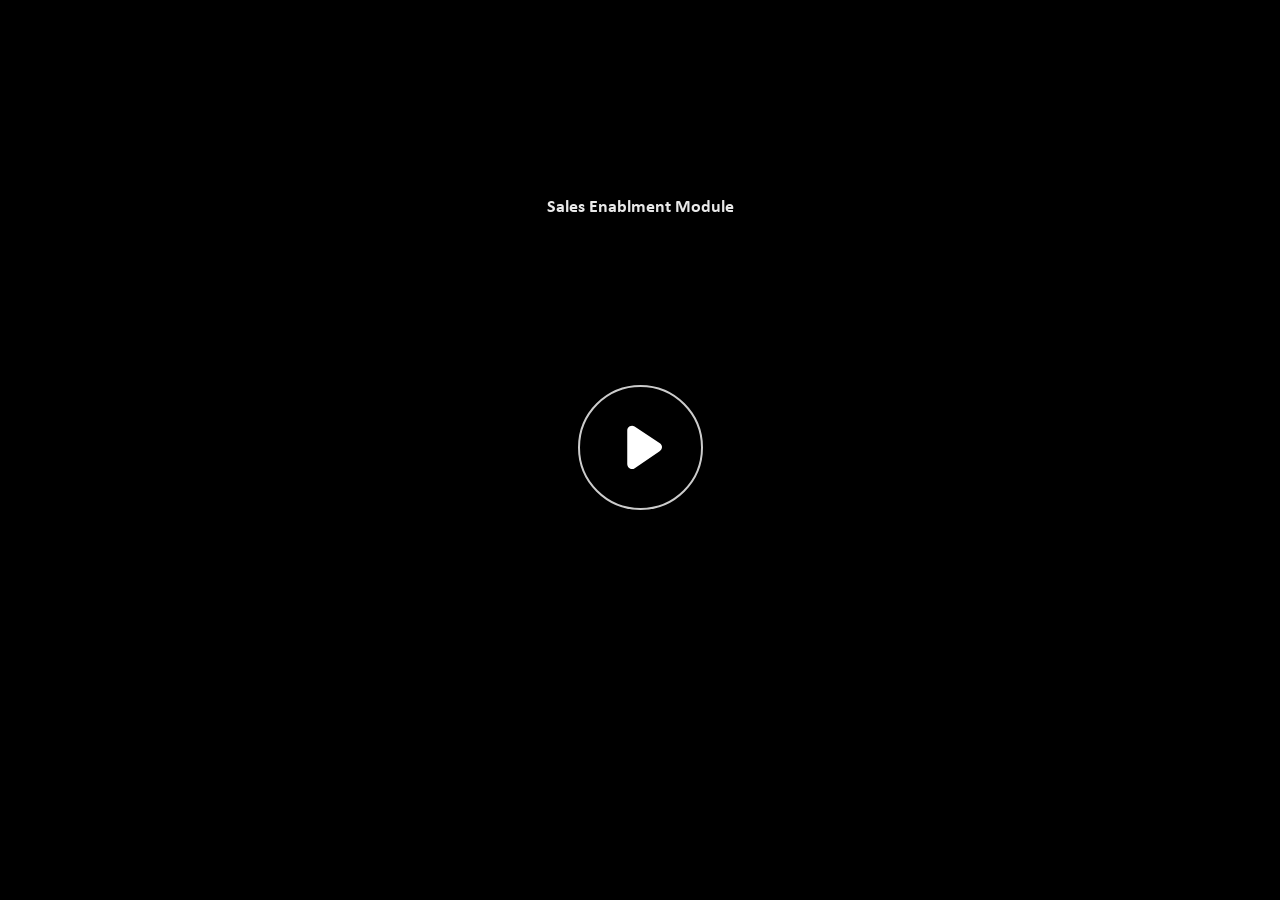
<file: sales-enablement/index.html>
﻿<!doctype html>
<html lang="en-US">
<head>
  <meta charset="utf-8">
  <!-- Created using Storyline 360 x64 - http://www.articulate.com  -->
  <!-- version: 3.115.36688.0 -->
  <title>Sales Enablment Module</title>
  <meta http-equiv="x-ua-compatible" content="IE=edge"/>
  <meta name="viewport" content="width=device-width,initial-scale=1,user-scalable=no,shrink-to-fit=no,minimal-ui"/>
  <meta name="apple-mobile-web-app-capable" content="yes"/>
  <style>
    html, body { height: 100%; padding: 0; margin: 0 }
    #app { height: 100%; width: 100%; }
  </style>

  <script>
    window.DS = {};
    window.globals = {
      DATA_PATH_BASE: '',
      HAS_FRAME: true,
      HAS_SLIDE: true,

      lmsPresent: false,
      tinCanPresent: false,
      cmi5Present: false,
      aoSupport: false,
      scale: 'Scaled',
      captureRc: false,
      browserSize: 'optimal',
      bgColor: '#F2F2F2',
      features: 'DropInBase,JsInteractions,PlayerMemoryEnhancements,PlayerSizeOption,SlideLevelScale',
      themeName: 'unified',
      preloaderColor: '#8C8C8C',
      suppressAnalytics: false,
      productChannel: 'stable',
      publishSource: 'storyline',
      aid: 'aid|b3033862-2938-5568-9827-ac209e47784f',
      cid: '8b1455be-2486-4348-be95-42a70fe11e78',
      playerVersion: '3.115.36688.0',
      publishTimestamp: '2026-06-13T15:40:12.0633957Z',
      maxIosVideoElements: 10,
      connectionSettings: { message: 'You%20are%20offline.%20Trying%20to%20reconnect...', useDarkTheme: true, mode: 'disabled' },
      hasFeature: function(feature) {
        return this.features.split(',').includes(feature);
      },
      
      parseParams: function(qs) {
        if (window.globals.parsedParams != null) {
          return window.globals.parsedParams;
        }
        qs = (qs || window.location.search.substr(1)).split('+').join(' ');
        var params = {},
            tokens,
            re = /[?&]?([^=]+)=([^&]*)/g;

        while (tokens = re.exec(qs)) {
          params[decodeURIComponent(tokens[1]).trim()] =
            decodeURIComponent(tokens[2]).trim();
        }
        window.globals.parsedParams = params;
        return params;
      }

    };

    if (window.flagsUnderTest != null) {
      window.globals.features = window.flagsUnderTest.reduce((accum, feature) => {
        if (!accum.includes(feature)) {
          accum.push(feature);
        }
        return accum;
      }, window.globals.features.split(',')).join();
    }
  </script>
  <script>
    var isIe11 = ('ActiveXObject' in window || window.MSBlobBuilder != null)
      && window.msCrypto != null && !window.ActiveXObject;
    if (isIe11) {
      window.globals.unsupportedBrowser = true;
      document.write(atob('[base64]'));
    }
  </script>

  <script>
    if (window.globals.hasFeature('Localization')) {
      
      
    }
  </script>

  
  
  <script>window.THREE = { };</script>
  
</head>
<body style="background: #F2F2F2" class="cs-HTML theme-unified">
  <!-- 360 -->
  <script>!function(){var e,i=/iPhone/i,o=/iPod/i,n=/iPad/i,t=/\biOS-universal(?:.+)Mac\b/i,r=/\bAndroid(?:.+)Mobile\b/i,a=/Android/i,d=/(?:SD4930UR|\bSilk(?:.+)Mobile\b)/i,p=/Silk/i,l=/Windows Phone/i,u=/\bWindows(?:.+)ARM\b/i,b=/BlackBerry/i,s=/BB10/i,c=/Opera Mini/i,f=/\b(CriOS|Chrome)(?:.+)Mobile/i,h=/Mobile(?:.+)Firefox\b/i,v=function(e){return void 0!==e&&"MacIntel"===e.platform&&"number"==typeof e.maxTouchPoints&&e.maxTouchPoints>1&&"undefined"==typeof MSStream};e=function(e){var m={userAgent:"",platform:"",maxTouchPoints:0};e||"undefined"==typeof navigator?"string"==typeof e?m.userAgent=e:e&&e.userAgent&&(m={userAgent:e.userAgent,platform:e.platform,maxTouchPoints:e.maxTouchPoints||0}):m={userAgent:navigator.userAgent,platform:navigator.platform,maxTouchPoints:navigator.maxTouchPoints||0};var g=m.userAgent,y=g.split("[FBAN");void 0!==y[1]&&(g=y[0]),void 0!==(y=g.split("Twitter"))[1]&&(g=y[0]);var A=function(e){return function(i){return i.test(e)}}(g),w={apple:{phone:A(i)&&!A(l),ipod:A(o),tablet:!A(i)&&(A(n)||v(m))&&!A(l),universal:A(t),device:(A(i)||A(o)||A(n)||A(t)||v(m))&&!A(l)},amazon:{phone:A(d),tablet:!A(d)&&A(p),device:A(d)||A(p)},android:{phone:!A(l)&&A(d)||!A(l)&&A(r),tablet:!A(l)&&!A(d)&&!A(r)&&(A(p)||A(a)),device:!A(l)&&(A(d)||A(p)||A(r)||A(a))||A(/\bokhttp\b/i)},windows:{phone:A(l),tablet:A(u),device:A(l)||A(u)},other:{blackberry:A(b),blackberry10:A(s),opera:A(c),firefox:A(h),chrome:A(f),device:A(b)||A(s)||A(c)||A(h)||A(f)},any:!1,phone:!1,tablet:!1};return w.any=w.apple.device||w.android.device||w.windows.device||w.other.device,w.phone=w.apple.phone||w.android.phone||w.windows.phone,w.tablet=w.apple.tablet||w.android.tablet||w.windows.tablet,w}(),"object"==typeof exports&&"undefined"!=typeof module?module.exports=e:"function"==typeof define&&define.amd?define((function(){return e})):this.isMobile=e}();
    window.isMobile.apple.tablet = window.isMobile.apple.tablet ||
      (navigator.platform === 'MacIntel' && navigator.maxTouchPoints > 1);
    window.isMobile.apple.device = window.isMobile.apple.device || window.isMobile.apple.tablet;
    window.isMobile.tablet = window.isMobile.tablet || window.isMobile.apple.tablet;
    window.isMobile.any = window.isMobile.any || window.isMobile.apple.tablet;
  </script>

  <div id="focus-sink" tabindex="-1"></div>

  <div id="preso"></div>
  <script>
    (function() {

      var classTypes = [ 'desktop', 'mobile', 'phone', 'tablet' ];

      var addDeviceClasses = function(prefix, testObj) {
        var curr, i;
        for (i = 0; i < classTypes.length; i++) {
          curr = classTypes[i];
          if (testObj[curr]) {
            document.body.classList.add(prefix + curr);
          }
        }
      };

      var params = window.globals.parseParams(),
          isDevicePreview = params.devicepreview === '1',
          isPhoneOverride = params.deviceType === 'phone' || (isDevicePreview && params.phone == '1'),
          isTabletOverride = (params.deviceType === 'tablet' || isDevicePreview) && !isPhoneOverride,
          isMobileOverride = isPhoneOverride || isTabletOverride;

      var deviceView = {
        desktop: !window.isMobile.any && !isMobileOverride,
        mobile: window.isMobile.any || isMobileOverride,
        phone: isPhoneOverride || (window.isMobile.phone && !isTabletOverride),
        tablet: isTabletOverride || window.isMobile.tablet
      };

      window.globals.deviceView = deviceView;
      window.isMobile.desktop = !window.isMobile.any;
      window.isMobile.mobile = window.isMobile.any;

      addDeviceClasses('view-', deviceView);

    })();
  </script>
  
  <script src='story_content/triggers.js' type=text/javascript></script>
<script src='story_content/user.js' type=text/javascript></script>
  <div class="slide-loader"></div>

  <script>
    var doc = document, loader = doc.body.querySelector('.slide-loader'); [ 1, 2, 3 ].forEach(function(n) { var d = doc.createElement('div'); d.style.backgroundColor = window.globals.preloaderColor; d.classList.add('mobile-loader-dot'); d.classList.add('dot' + n); loader.appendChild(d); });
  </script>

  <div class="mobile-load-title-overlay" style="display: none">
    <div class="mobile-load-title">Sales Enablment Module</div>
  </div>

  <div class="mobile-chrome-warning"></div>

  
<style>
  .warn-connection-dialog {
    display: none;
    background: transparent;
    pointer-events: all;
    position: fixed;
    left: 0;
    top: 0;
    width: 100%;
    height: 100%;
    z-index: 999;
  }

  .warn-connection-content {
    pointer-events: all;
    border-radius: 4px;
    background: white;
    border: 1px solid #E7E7E7;
    color: #333333;
    box-shadow: 0 2px 4px rgba(0, 0, 0, 0.25);
    transition: all 150ms ease-out;
    position: absolute;
    white-space: nowrap;
  }

  .view-phone.is-landscape .warn-connection-content {
    left: 23px;
    bottom: 23px;
  }

  .view-tablet.is-landscape .warn-connection-content {
    left: 50%;
    top: 20px;
    transform: translateX(-50%);
  }

  .view-mobile.is-portrait .warn-connection-content {
    transform: translate(-50%, calc(-100% - 15px));
  }

  .warn-connection-content p {
    display: inline-block;
    margin: 0 8px 0 0;
    line-height: 33px;
    font-size: 11px;
  }

  .warn-connection-content svg {
    position: relative;
    vertical-align: middle;
    margin: 0 2px 2px 8px;
  }

  .view-desktop .warn-connection-content {
    left: 1.5em;
    bottom: 1.5em;
  }

  .view-desktop .warn-connection-content p {
    font-size: 1.1em;
  }

  .is-offline .warn-connection-dialog {
    display: block;
  }

  .is-offline .cs-panel * {
    pointer-events: none !important;
  }

  .is-offline .cs-panel {
    pointer-events: all !important;
  }

  .is-offline #nav-controls * {
    pointer-events: none !important;
  }

  .is-offline #nav-controls {
    pointer-events: all !important;
  }
</style>

<div class="warn-connection-dialog" role="alertdialog" aria-modal="true" tabindex="0" aria-labelledby="warn-connection-message">
  <div class="warn-connection-content">
    <svg width="17" height="15" viewBox="0 0 17 15" xmlns="http://www.w3.org/2000/svg">
      <path fill="#8F0000" stroke="white" d="M16.07,12.98 L15.88,12.23 L9.51,1.21 C8.97,0.26,7.6,0.26,7.06,1.21 L0.69,12.23 C0.15,13.16,0.81,14.36,1.91,14.36 H14.65 C15.47,14.36,16.05,13.7,16.07,12.98 Z"/>
      <path fill="white" stroke="white" d="M8.58,5.5 C8.35,5.28,8.5,5.35,8.21,5.32 C8.09,5.35,7.97,5.49,7.96,5.67 C7.97,5.79,7.98,5.92,7.98,6.04 L7.98,6.04 C7.99,6.17,8,6.31,8.01,6.43 L8.01,6.44 C8.03,6.92,8.06,7.41,8.09,7.9 L8.09,7.9 C8.12,8.39,8.14,8.88,8.17,9.37 C8.17,9.39,8.18,9.42,8.2,9.44 C8.23,9.46,8.25,9.47,8.28,9.47 C8.31,9.47,8.34,9.46,8.35,9.44 C8.37,9.43,8.38,9.4,8.39,9.35 L8.39,9.34 C8.39,9.24,8.4,9.15,8.4,9.05 L8.4,9.05 C8.41,8.96,8.41,8.86,8.42,8.75 C8.43,8.44,8.45,8.12,8.47,7.81 L8.47,7.81 C8.49,7.49,8.51,7.18,8.53,6.87 C8.55,6.46,8.56,6.05,8.59,5.64 L8.6,5.62 C8.6,5.57,8.59,5.53,8.58,5.5 L8.21,5.32 Z"/>
      <circle fill="white" stroke="white" cx="8.3" cy="11.35" r="0.3"/>
    </svg>
    <p id="warn-connection-message">You are offline. Trying to reconnect...</p>
  </div>
</div>

<script>
  (function() {
    window.DS.connection = {
      warningShown: false,
      assets: {},
      loadingAssetGroup: false,
      retryDelay: 500
    };

    var connectionSettings = window.globals.connectionSettings || {};

    var useConnectionMessages = window.AbortController != null &&
      window.location.protocol != 'file:' &&
      connectionSettings.mode === 'normal';

    window.DS.connection.useConnectionMessages = useConnectionMessages;

    var assetCount = 0;
    var checkLoadedId;


    if (useConnectionMessages && connectionSettings != null) {
      var contentEl = document.querySelector('.warn-connection-content');
      var messageEl = contentEl.querySelector('p');

      if (connectionSettings.useDarkTheme) {
        contentEl.style.borderColor = '#BABBBA';
        contentEl.style.backgroundColor = '#282828';
        contentEl.style.color = '#FFFFFF';
      }

      if (connectionSettings.message != null) {
        messageEl.textContent = window.decodeURIComponent(connectionSettings.message);
      }
    }

    function checkAssetsReady() {
      for (var i in DS.connection.assets) {
        if (!DS.connection.assets[i].success) {
          return false;
        }
      }
      return true;
    }

    function stopAssetGroup() {
      if (!useConnectionMessages) { return; }

      assetCount = 0;

      DS.connection.oldAssetGroup = DS.connection.assets;
      DS.connection.assets = {};
      DS.connection.loadingAssetGroup = false;
      clearInterval(checkLoadedId);
    }

    function startAssetGroup() {
      if (!useConnectionMessages) { return; }
      var ticks = 0;
      clearInterval(checkLoadedId);
      checkLoadedId = setInterval(function() {
        var loaded = 0;
        if (assetCount === 0 && loaded === 0) {
          clearInterval(checkLoadedId);
          return;
        }

        for (var i in DS.connection.assets) {
          if (DS.connection.assets[i].success) {
            loaded++;
          }
        }

        if (assetCount === loaded && checkAssetsReady()) {
          for (var i in DS.connection.assets) {
            if (DS.connection.assets[i].action) {
              DS.connection.assets[i].action();
            }
          }
          hideWarning();
          stopAssetGroup();
        }
      }, 100)
    }

    function requiredAsset(url, action, retry, type) {
      if (!useConnectionMessages) { return; }
      if (DS.connection.assets[url]) { return; }

      DS.connection.assets[url] = {
        success: false, action: action, retry: retry, type: type
      };
      assetCount = Object.keys(DS.connection.assets).length;
      if (!DS.connection.loadingAssetGroup) {
        startAssetGroup();
      }
      DS.connection.loadingAssetGroup = true;
    }

    function assetLoaded(url) {
      if (!useConnectionMessages) { return; }
      if (DS.connection.assets[url]) {
        DS.connection.assets[url].success = true;
      }
    }

    function assetFailed(url) {
      if (!useConnectionMessages) { return; }
      if (!DS.connection.assets[url]) {
        if (/\.js$/.test(url) && url.indexOf('transcripts') === -1) {
          setTimeout(function() {
            if (DS.connection.lastSlideLoaded != null) {
              DS.connection.lastSlideLoaded();
            }
          }, DS.connection.retryDelay);
        }
        return;
      }
      if (!DS.connection.warningShown) { showWarning(); }
      if (DS.connection.assets[url].retry) {
        setTimeout(function() {
          if (!DS.connection.assets[url].success) {
            DS.connection.assets[url].retry()
          }
        }, DS.connection.retryDelay);
      }
    }

    function hideWarning() {
      document.body.classList.remove('is-offline');
      DS.connection.warningShown = false;
      enableKeys();
    }
    DS.connection.hideWarning = hideWarning

    function showWarning(btn) {
      document.body.classList.add('is-offline')
      DS.connection.warningShown = true;
      updateWarningPosition();
      disableKeys();
    }

    function updateWarningPosition() {
      if (!DS.connection.warningShown) {
        return;
      }

      var isPortrait = document.body.classList.contains('is-portrait');
      var isMobile = document.body.classList.contains('view-mobile');
      var warningEl = document.querySelector('.warn-connection-content');

      if (isPortrait && isMobile) {
        var slide = document.querySelector('.primary-slide');
        var slideRect = slide != null
          ? slide.getBoundingClientRect()
          : { top: window.innerHeight, left: 0, width: window.innerWidth };

        warningEl.style.top = `${slideRect.top}px`
        warningEl.style.left = `${slideRect.left + slideRect.width / 2}px`
      } else {
        warningEl.style.top = null;
        warningEl.style.left = null;
      }

      window.requestAnimationFrame(updateWarningPosition);
    }

    function onDisableKeyDown(e) {
      e.preventDefault();
      e.stopImmediatePropagation();
    }

    function onDisableKeyUp(e) {
      e.preventDefault();
      e.stopImmediatePropagation();
    }

    var accStyle = document.createElement('style');
    var warnDialogEl = document.querySelector('.warn-connection-dialog');

    function disableKeys() {
      if (DS.views && DS.views.nsStack && DS.views.nsStack.length === 1) {
        DS.views.nsStack[0].tabReachable = false
        DS.views.nsStack[0].updateTabIndex(true);
      }

      accStyle.innerHTML = '.acc-shadow-dom { display: none; }';
      document.body.appendChild(accStyle);

      warnDialogEl.parentNode.append(warnDialogEl);
      warnDialogEl.focus();
    }

    function enableKeys() {
      accStyle.remove();
      if (DS.views && DS.views.nsStack && DS.views.nsStack.length === 1 && DS.views.nsStack[0].name === '_frame') {
        DS.views.nsStack[0].tabReachable = true;
        DS.views.nsStack[0].updateTabIndex();
      }
    }

    // these will all be noops if the feature flag isn't set in
    // the data and `window.globals.features`
    DS.connection.requiredAsset = requiredAsset;
    DS.connection.assetLoaded = assetLoaded;
    DS.connection.assetFailed = assetFailed;
    DS.connection.stopAssetGroup = stopAssetGroup;
    DS.connection.startAssetGroup = startAssetGroup;
  })();
</script>


  <script>
    
    if (window.autoSpider && window.vInterfaceObject) {
      document.querySelector('.mobile-load-title-overlay').style.display = 'none';
    }
  </script>

  

  <link rel="stylesheet" href="html5/data/css/output.min.css" data-noprefix/>
</body>
<script src="html5/lib/scripts/bootstrapper.min.js"></script>
</html>
</file>
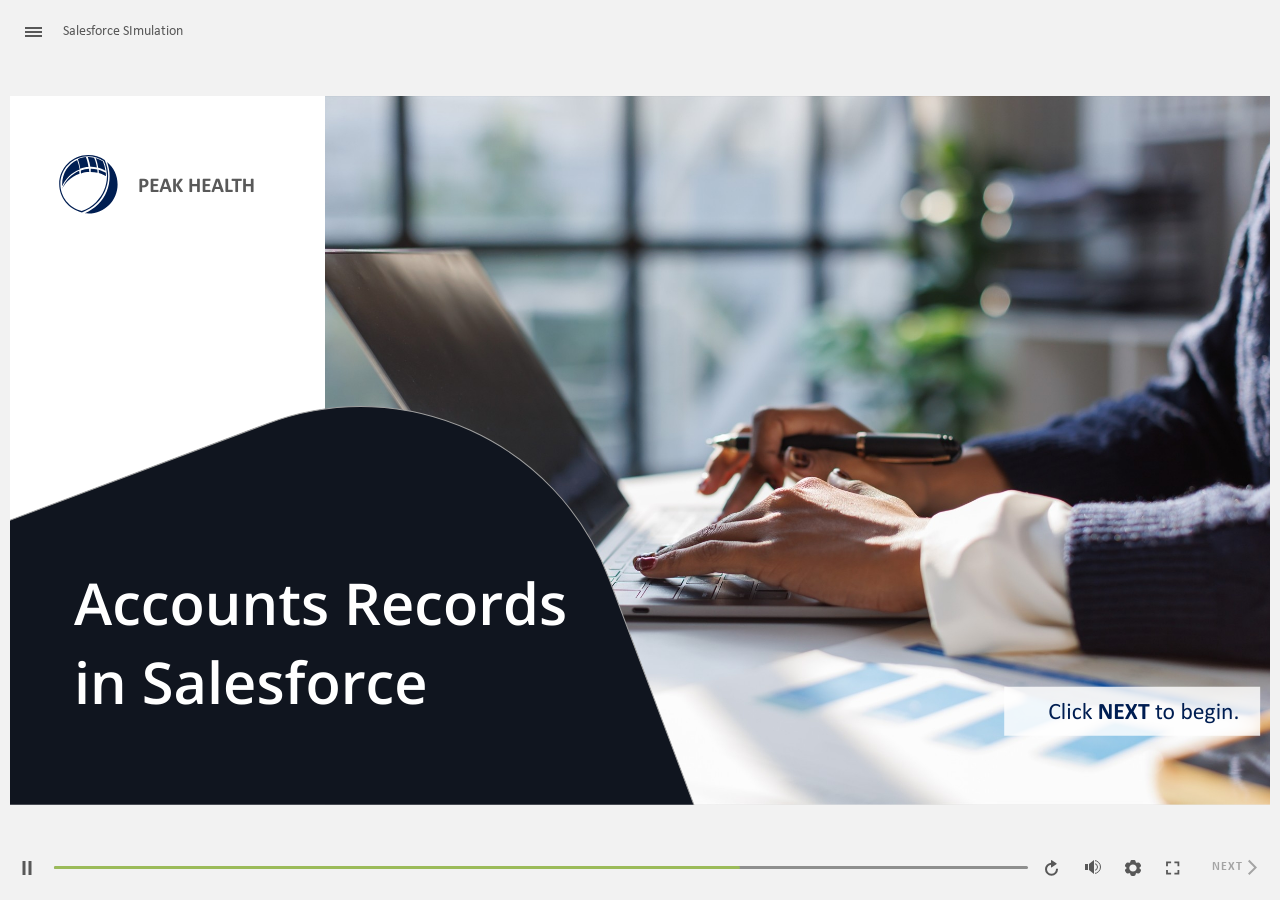
<file: salesforce-sim/index.html>
﻿<!doctype html>
<html lang="en-US">
<head>
  <meta charset="utf-8">
  <!-- Created using Storyline 360 x64 - http://www.articulate.com  -->
  <!-- version: 3.115.36688.0 -->
  <title>Salesforce SImulation</title>
  <meta http-equiv="x-ua-compatible" content="IE=edge"/>
  <meta name="viewport" content="width=device-width,initial-scale=1,user-scalable=no,shrink-to-fit=no,minimal-ui"/>
  <meta name="apple-mobile-web-app-capable" content="yes"/>
  <style>
    html, body { height: 100%; padding: 0; margin: 0 }
    #app { height: 100%; width: 100%; }
  </style>

  <script>
    window.DS = {};
    window.globals = {
      DATA_PATH_BASE: '',
      HAS_FRAME: true,
      HAS_SLIDE: true,

      lmsPresent: false,
      tinCanPresent: false,
      cmi5Present: false,
      aoSupport: false,
      scale: 'Scaled',
      captureRc: false,
      browserSize: 'optimal',
      bgColor: '#F2F2F2',
      features: 'DropInBase,JsInteractions,PlayerMemoryEnhancements,PlayerSizeOption,SlideLevelScale',
      themeName: 'unified',
      preloaderColor: '#8C8C8C',
      suppressAnalytics: false,
      productChannel: 'stable',
      publishSource: 'storyline',
      aid: 'aid|b3033862-2938-5568-9827-ac209e47784f',
      cid: 'db54944c-b5c4-4bdf-b221-cb711523f66b',
      playerVersion: '3.115.36688.0',
      publishTimestamp: '2026-06-03T04:04:53.8379892Z',
      maxIosVideoElements: 10,
      connectionSettings: { message: 'You%20are%20offline.%20Trying%20to%20reconnect...', useDarkTheme: true, mode: 'disabled' },
      hasFeature: function(feature) {
        return this.features.split(',').includes(feature);
      },
      
      parseParams: function(qs) {
        if (window.globals.parsedParams != null) {
          return window.globals.parsedParams;
        }
        qs = (qs || window.location.search.substr(1)).split('+').join(' ');
        var params = {},
            tokens,
            re = /[?&]?([^=]+)=([^&]*)/g;

        while (tokens = re.exec(qs)) {
          params[decodeURIComponent(tokens[1]).trim()] =
            decodeURIComponent(tokens[2]).trim();
        }
        window.globals.parsedParams = params;
        return params;
      }

    };

    if (window.flagsUnderTest != null) {
      window.globals.features = window.flagsUnderTest.reduce((accum, feature) => {
        if (!accum.includes(feature)) {
          accum.push(feature);
        }
        return accum;
      }, window.globals.features.split(',')).join();
    }
  </script>
  <script>
    var isIe11 = ('ActiveXObject' in window || window.MSBlobBuilder != null)
      && window.msCrypto != null && !window.ActiveXObject;
    if (isIe11) {
      window.globals.unsupportedBrowser = true;
      document.write(atob('[base64]'));
    }
  </script>

  <script>
    if (window.globals.hasFeature('Localization')) {
      
      
    }
  </script>

  
  
  <script>window.THREE = { };</script>
  
</head>
<body style="background: #F2F2F2" class="cs-HTML theme-unified">
  <!-- 360 -->
  <script>!function(){var e,i=/iPhone/i,o=/iPod/i,n=/iPad/i,t=/\biOS-universal(?:.+)Mac\b/i,r=/\bAndroid(?:.+)Mobile\b/i,a=/Android/i,d=/(?:SD4930UR|\bSilk(?:.+)Mobile\b)/i,p=/Silk/i,l=/Windows Phone/i,u=/\bWindows(?:.+)ARM\b/i,b=/BlackBerry/i,s=/BB10/i,c=/Opera Mini/i,f=/\b(CriOS|Chrome)(?:.+)Mobile/i,h=/Mobile(?:.+)Firefox\b/i,v=function(e){return void 0!==e&&"MacIntel"===e.platform&&"number"==typeof e.maxTouchPoints&&e.maxTouchPoints>1&&"undefined"==typeof MSStream};e=function(e){var m={userAgent:"",platform:"",maxTouchPoints:0};e||"undefined"==typeof navigator?"string"==typeof e?m.userAgent=e:e&&e.userAgent&&(m={userAgent:e.userAgent,platform:e.platform,maxTouchPoints:e.maxTouchPoints||0}):m={userAgent:navigator.userAgent,platform:navigator.platform,maxTouchPoints:navigator.maxTouchPoints||0};var g=m.userAgent,y=g.split("[FBAN");void 0!==y[1]&&(g=y[0]),void 0!==(y=g.split("Twitter"))[1]&&(g=y[0]);var A=function(e){return function(i){return i.test(e)}}(g),w={apple:{phone:A(i)&&!A(l),ipod:A(o),tablet:!A(i)&&(A(n)||v(m))&&!A(l),universal:A(t),device:(A(i)||A(o)||A(n)||A(t)||v(m))&&!A(l)},amazon:{phone:A(d),tablet:!A(d)&&A(p),device:A(d)||A(p)},android:{phone:!A(l)&&A(d)||!A(l)&&A(r),tablet:!A(l)&&!A(d)&&!A(r)&&(A(p)||A(a)),device:!A(l)&&(A(d)||A(p)||A(r)||A(a))||A(/\bokhttp\b/i)},windows:{phone:A(l),tablet:A(u),device:A(l)||A(u)},other:{blackberry:A(b),blackberry10:A(s),opera:A(c),firefox:A(h),chrome:A(f),device:A(b)||A(s)||A(c)||A(h)||A(f)},any:!1,phone:!1,tablet:!1};return w.any=w.apple.device||w.android.device||w.windows.device||w.other.device,w.phone=w.apple.phone||w.android.phone||w.windows.phone,w.tablet=w.apple.tablet||w.android.tablet||w.windows.tablet,w}(),"object"==typeof exports&&"undefined"!=typeof module?module.exports=e:"function"==typeof define&&define.amd?define((function(){return e})):this.isMobile=e}();
    window.isMobile.apple.tablet = window.isMobile.apple.tablet ||
      (navigator.platform === 'MacIntel' && navigator.maxTouchPoints > 1);
    window.isMobile.apple.device = window.isMobile.apple.device || window.isMobile.apple.tablet;
    window.isMobile.tablet = window.isMobile.tablet || window.isMobile.apple.tablet;
    window.isMobile.any = window.isMobile.any || window.isMobile.apple.tablet;
  </script>

  <div id="focus-sink" tabindex="-1"></div>

  <div id="preso"></div>
  <script>
    (function() {

      var classTypes = [ 'desktop', 'mobile', 'phone', 'tablet' ];

      var addDeviceClasses = function(prefix, testObj) {
        var curr, i;
        for (i = 0; i < classTypes.length; i++) {
          curr = classTypes[i];
          if (testObj[curr]) {
            document.body.classList.add(prefix + curr);
          }
        }
      };

      var params = window.globals.parseParams(),
          isDevicePreview = params.devicepreview === '1',
          isPhoneOverride = params.deviceType === 'phone' || (isDevicePreview && params.phone == '1'),
          isTabletOverride = (params.deviceType === 'tablet' || isDevicePreview) && !isPhoneOverride,
          isMobileOverride = isPhoneOverride || isTabletOverride;

      var deviceView = {
        desktop: !window.isMobile.any && !isMobileOverride,
        mobile: window.isMobile.any || isMobileOverride,
        phone: isPhoneOverride || (window.isMobile.phone && !isTabletOverride),
        tablet: isTabletOverride || window.isMobile.tablet
      };

      window.globals.deviceView = deviceView;
      window.isMobile.desktop = !window.isMobile.any;
      window.isMobile.mobile = window.isMobile.any;

      addDeviceClasses('view-', deviceView);

    })();
  </script>
  
  <script src='story_content/triggers.js' type=text/javascript></script>
<script src='story_content/user.js' type=text/javascript></script>
  <div class="slide-loader"></div>

  <script>
    var doc = document, loader = doc.body.querySelector('.slide-loader'); [ 1, 2, 3 ].forEach(function(n) { var d = doc.createElement('div'); d.style.backgroundColor = window.globals.preloaderColor; d.classList.add('mobile-loader-dot'); d.classList.add('dot' + n); loader.appendChild(d); });
  </script>

  <div class="mobile-load-title-overlay" style="display: none">
    <div class="mobile-load-title">Salesforce SImulation</div>
  </div>

  <div class="mobile-chrome-warning"></div>

  
<style>
  .warn-connection-dialog {
    display: none;
    background: transparent;
    pointer-events: all;
    position: fixed;
    left: 0;
    top: 0;
    width: 100%;
    height: 100%;
    z-index: 999;
  }

  .warn-connection-content {
    pointer-events: all;
    border-radius: 4px;
    background: white;
    border: 1px solid #E7E7E7;
    color: #333333;
    box-shadow: 0 2px 4px rgba(0, 0, 0, 0.25);
    transition: all 150ms ease-out;
    position: absolute;
    white-space: nowrap;
  }

  .view-phone.is-landscape .warn-connection-content {
    left: 23px;
    bottom: 23px;
  }

  .view-tablet.is-landscape .warn-connection-content {
    left: 50%;
    top: 20px;
    transform: translateX(-50%);
  }

  .view-mobile.is-portrait .warn-connection-content {
    transform: translate(-50%, calc(-100% - 15px));
  }

  .warn-connection-content p {
    display: inline-block;
    margin: 0 8px 0 0;
    line-height: 33px;
    font-size: 11px;
  }

  .warn-connection-content svg {
    position: relative;
    vertical-align: middle;
    margin: 0 2px 2px 8px;
  }

  .view-desktop .warn-connection-content {
    left: 1.5em;
    bottom: 1.5em;
  }

  .view-desktop .warn-connection-content p {
    font-size: 1.1em;
  }

  .is-offline .warn-connection-dialog {
    display: block;
  }

  .is-offline .cs-panel * {
    pointer-events: none !important;
  }

  .is-offline .cs-panel {
    pointer-events: all !important;
  }

  .is-offline #nav-controls * {
    pointer-events: none !important;
  }

  .is-offline #nav-controls {
    pointer-events: all !important;
  }
</style>

<div class="warn-connection-dialog" role="alertdialog" aria-modal="true" tabindex="0" aria-labelledby="warn-connection-message">
  <div class="warn-connection-content">
    <svg width="17" height="15" viewBox="0 0 17 15" xmlns="http://www.w3.org/2000/svg">
      <path fill="#8F0000" stroke="white" d="M16.07,12.98 L15.88,12.23 L9.51,1.21 C8.97,0.26,7.6,0.26,7.06,1.21 L0.69,12.23 C0.15,13.16,0.81,14.36,1.91,14.36 H14.65 C15.47,14.36,16.05,13.7,16.07,12.98 Z"/>
      <path fill="white" stroke="white" d="M8.58,5.5 C8.35,5.28,8.5,5.35,8.21,5.32 C8.09,5.35,7.97,5.49,7.96,5.67 C7.97,5.79,7.98,5.92,7.98,6.04 L7.98,6.04 C7.99,6.17,8,6.31,8.01,6.43 L8.01,6.44 C8.03,6.92,8.06,7.41,8.09,7.9 L8.09,7.9 C8.12,8.39,8.14,8.88,8.17,9.37 C8.17,9.39,8.18,9.42,8.2,9.44 C8.23,9.46,8.25,9.47,8.28,9.47 C8.31,9.47,8.34,9.46,8.35,9.44 C8.37,9.43,8.38,9.4,8.39,9.35 L8.39,9.34 C8.39,9.24,8.4,9.15,8.4,9.05 L8.4,9.05 C8.41,8.96,8.41,8.86,8.42,8.75 C8.43,8.44,8.45,8.12,8.47,7.81 L8.47,7.81 C8.49,7.49,8.51,7.18,8.53,6.87 C8.55,6.46,8.56,6.05,8.59,5.64 L8.6,5.62 C8.6,5.57,8.59,5.53,8.58,5.5 L8.21,5.32 Z"/>
      <circle fill="white" stroke="white" cx="8.3" cy="11.35" r="0.3"/>
    </svg>
    <p id="warn-connection-message">You are offline. Trying to reconnect...</p>
  </div>
</div>

<script>
  (function() {
    window.DS.connection = {
      warningShown: false,
      assets: {},
      loadingAssetGroup: false,
      retryDelay: 500
    };

    var connectionSettings = window.globals.connectionSettings || {};

    var useConnectionMessages = window.AbortController != null &&
      window.location.protocol != 'file:' &&
      connectionSettings.mode === 'normal';

    window.DS.connection.useConnectionMessages = useConnectionMessages;

    var assetCount = 0;
    var checkLoadedId;


    if (useConnectionMessages && connectionSettings != null) {
      var contentEl = document.querySelector('.warn-connection-content');
      var messageEl = contentEl.querySelector('p');

      if (connectionSettings.useDarkTheme) {
        contentEl.style.borderColor = '#BABBBA';
        contentEl.style.backgroundColor = '#282828';
        contentEl.style.color = '#FFFFFF';
      }

      if (connectionSettings.message != null) {
        messageEl.textContent = window.decodeURIComponent(connectionSettings.message);
      }
    }

    function checkAssetsReady() {
      for (var i in DS.connection.assets) {
        if (!DS.connection.assets[i].success) {
          return false;
        }
      }
      return true;
    }

    function stopAssetGroup() {
      if (!useConnectionMessages) { return; }

      assetCount = 0;

      DS.connection.oldAssetGroup = DS.connection.assets;
      DS.connection.assets = {};
      DS.connection.loadingAssetGroup = false;
      clearInterval(checkLoadedId);
    }

    function startAssetGroup() {
      if (!useConnectionMessages) { return; }
      var ticks = 0;
      clearInterval(checkLoadedId);
      checkLoadedId = setInterval(function() {
        var loaded = 0;
        if (assetCount === 0 && loaded === 0) {
          clearInterval(checkLoadedId);
          return;
        }

        for (var i in DS.connection.assets) {
          if (DS.connection.assets[i].success) {
            loaded++;
          }
        }

        if (assetCount === loaded && checkAssetsReady()) {
          for (var i in DS.connection.assets) {
            if (DS.connection.assets[i].action) {
              DS.connection.assets[i].action();
            }
          }
          hideWarning();
          stopAssetGroup();
        }
      }, 100)
    }

    function requiredAsset(url, action, retry, type) {
      if (!useConnectionMessages) { return; }
      if (DS.connection.assets[url]) { return; }

      DS.connection.assets[url] = {
        success: false, action: action, retry: retry, type: type
      };
      assetCount = Object.keys(DS.connection.assets).length;
      if (!DS.connection.loadingAssetGroup) {
        startAssetGroup();
      }
      DS.connection.loadingAssetGroup = true;
    }

    function assetLoaded(url) {
      if (!useConnectionMessages) { return; }
      if (DS.connection.assets[url]) {
        DS.connection.assets[url].success = true;
      }
    }

    function assetFailed(url) {
      if (!useConnectionMessages) { return; }
      if (!DS.connection.assets[url]) {
        if (/\.js$/.test(url) && url.indexOf('transcripts') === -1) {
          setTimeout(function() {
            if (DS.connection.lastSlideLoaded != null) {
              DS.connection.lastSlideLoaded();
            }
          }, DS.connection.retryDelay);
        }
        return;
      }
      if (!DS.connection.warningShown) { showWarning(); }
      if (DS.connection.assets[url].retry) {
        setTimeout(function() {
          if (!DS.connection.assets[url].success) {
            DS.connection.assets[url].retry()
          }
        }, DS.connection.retryDelay);
      }
    }

    function hideWarning() {
      document.body.classList.remove('is-offline');
      DS.connection.warningShown = false;
      enableKeys();
    }
    DS.connection.hideWarning = hideWarning

    function showWarning(btn) {
      document.body.classList.add('is-offline')
      DS.connection.warningShown = true;
      updateWarningPosition();
      disableKeys();
    }

    function updateWarningPosition() {
      if (!DS.connection.warningShown) {
        return;
      }

      var isPortrait = document.body.classList.contains('is-portrait');
      var isMobile = document.body.classList.contains('view-mobile');
      var warningEl = document.querySelector('.warn-connection-content');

      if (isPortrait && isMobile) {
        var slide = document.querySelector('.primary-slide');
        var slideRect = slide != null
          ? slide.getBoundingClientRect()
          : { top: window.innerHeight, left: 0, width: window.innerWidth };

        warningEl.style.top = `${slideRect.top}px`
        warningEl.style.left = `${slideRect.left + slideRect.width / 2}px`
      } else {
        warningEl.style.top = null;
        warningEl.style.left = null;
      }

      window.requestAnimationFrame(updateWarningPosition);
    }

    function onDisableKeyDown(e) {
      e.preventDefault();
      e.stopImmediatePropagation();
    }

    function onDisableKeyUp(e) {
      e.preventDefault();
      e.stopImmediatePropagation();
    }

    var accStyle = document.createElement('style');
    var warnDialogEl = document.querySelector('.warn-connection-dialog');

    function disableKeys() {
      if (DS.views && DS.views.nsStack && DS.views.nsStack.length === 1) {
        DS.views.nsStack[0].tabReachable = false
        DS.views.nsStack[0].updateTabIndex(true);
      }

      accStyle.innerHTML = '.acc-shadow-dom { display: none; }';
      document.body.appendChild(accStyle);

      warnDialogEl.parentNode.append(warnDialogEl);
      warnDialogEl.focus();
    }

    function enableKeys() {
      accStyle.remove();
      if (DS.views && DS.views.nsStack && DS.views.nsStack.length === 1 && DS.views.nsStack[0].name === '_frame') {
        DS.views.nsStack[0].tabReachable = true;
        DS.views.nsStack[0].updateTabIndex();
      }
    }

    // these will all be noops if the feature flag isn't set in
    // the data and `window.globals.features`
    DS.connection.requiredAsset = requiredAsset;
    DS.connection.assetLoaded = assetLoaded;
    DS.connection.assetFailed = assetFailed;
    DS.connection.stopAssetGroup = stopAssetGroup;
    DS.connection.startAssetGroup = startAssetGroup;
  })();
</script>


  <script>
    
    if (window.autoSpider && window.vInterfaceObject) {
      document.querySelector('.mobile-load-title-overlay').style.display = 'none';
    }
  </script>

  

  <link rel="stylesheet" href="html5/data/css/output.min.css" data-noprefix/>
</body>
<script src="html5/lib/scripts/bootstrapper.min.js"></script>
</html>
</file>
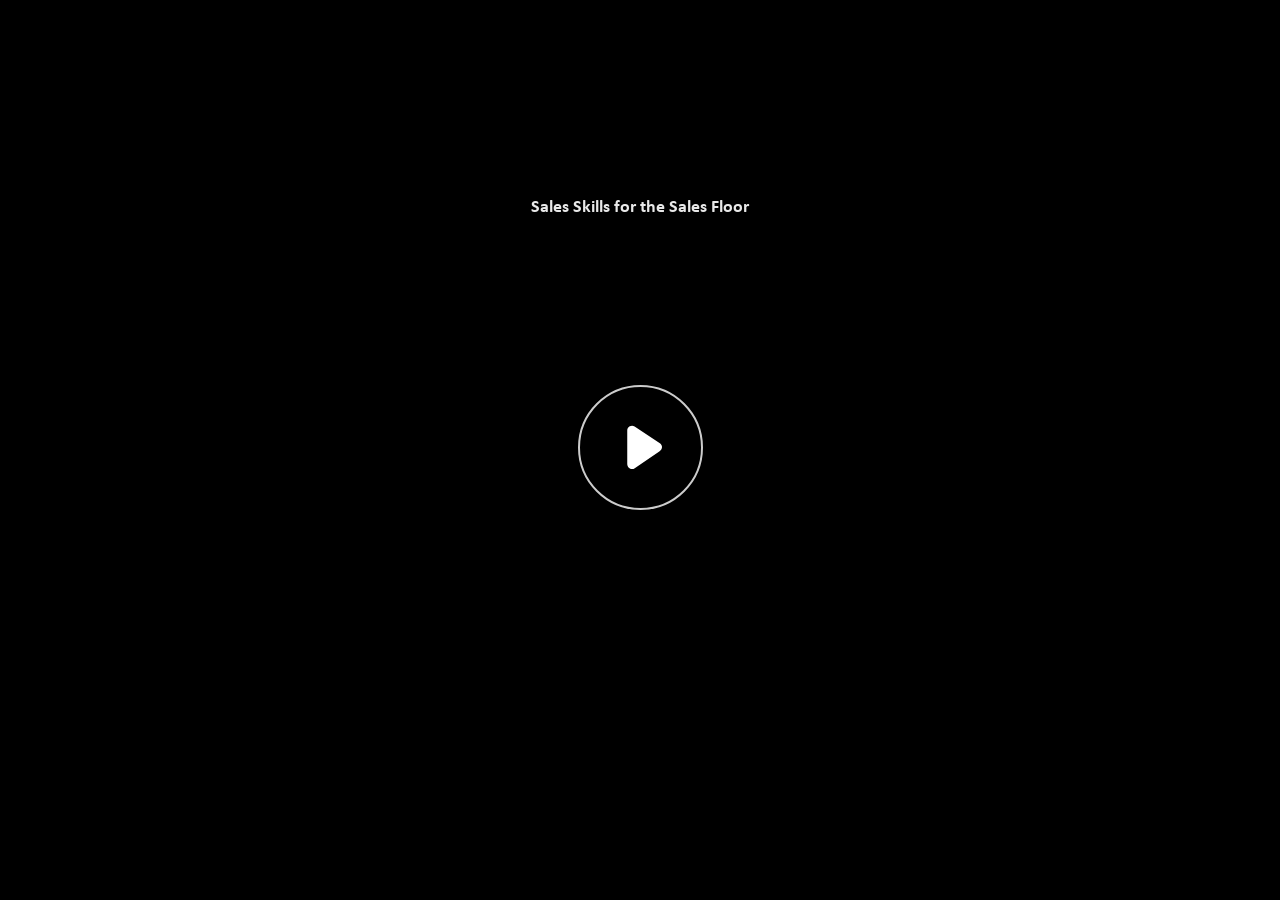
<file: stryde-test/index.html>
﻿<!doctype html>
<html lang="en-US">
<head>
  <meta charset="utf-8">
  <!-- Created using Storyline 360 x64 - http://www.articulate.com  -->
  <!-- version: 3.115.36688.0 -->
  <title>Sales Skills for the Sales Floor</title>
  <meta http-equiv="x-ua-compatible" content="IE=edge"/>
  <meta name="viewport" content="width=device-width,initial-scale=1,user-scalable=no,shrink-to-fit=no,minimal-ui"/>
  <meta name="apple-mobile-web-app-capable" content="yes"/>
  <style>
    html, body { height: 100%; padding: 0; margin: 0 }
    #app { height: 100%; width: 100%; }
  </style>

  <script>
    window.DS = {};
    window.globals = {
      DATA_PATH_BASE: '',
      HAS_FRAME: true,
      HAS_SLIDE: true,

      lmsPresent: false,
      tinCanPresent: false,
      cmi5Present: false,
      aoSupport: false,
      scale: 'Scaled',
      captureRc: false,
      browserSize: 'optimal',
      bgColor: '#F2F2F2',
      features: 'DropInBase,JsInteractions,PlayerMemoryEnhancements,PlayerSizeOption,SlideLevelScale',
      themeName: 'unified',
      preloaderColor: '#8C8C8C',
      suppressAnalytics: false,
      productChannel: 'stable',
      publishSource: 'storyline',
      aid: 'aid|b3033862-2938-5568-9827-ac209e47784f',
      cid: '36b32325-e032-4b30-9e1b-1a568aa04942',
      playerVersion: '3.115.36688.0',
      publishTimestamp: '2026-06-02T20:37:25.1012883Z',
      maxIosVideoElements: 10,
      connectionSettings: { message: 'You%20are%20offline.%20Trying%20to%20reconnect...', useDarkTheme: true, mode: 'disabled' },
      hasFeature: function(feature) {
        return this.features.split(',').includes(feature);
      },
      
      parseParams: function(qs) {
        if (window.globals.parsedParams != null) {
          return window.globals.parsedParams;
        }
        qs = (qs || window.location.search.substr(1)).split('+').join(' ');
        var params = {},
            tokens,
            re = /[?&]?([^=]+)=([^&]*)/g;

        while (tokens = re.exec(qs)) {
          params[decodeURIComponent(tokens[1]).trim()] =
            decodeURIComponent(tokens[2]).trim();
        }
        window.globals.parsedParams = params;
        return params;
      }

    };

    if (window.flagsUnderTest != null) {
      window.globals.features = window.flagsUnderTest.reduce((accum, feature) => {
        if (!accum.includes(feature)) {
          accum.push(feature);
        }
        return accum;
      }, window.globals.features.split(',')).join();
    }
  </script>
  <script>
    var isIe11 = ('ActiveXObject' in window || window.MSBlobBuilder != null)
      && window.msCrypto != null && !window.ActiveXObject;
    if (isIe11) {
      window.globals.unsupportedBrowser = true;
      document.write(atob('[base64]'));
    }
  </script>

  <script>
    if (window.globals.hasFeature('Localization')) {
      
      
    }
  </script>

  
  
  <script>window.THREE = { };</script>
  
</head>
<body style="background: #F2F2F2" class="cs-HTML theme-unified">
  <!-- 360 -->
  <script>!function(){var e,i=/iPhone/i,o=/iPod/i,n=/iPad/i,t=/\biOS-universal(?:.+)Mac\b/i,r=/\bAndroid(?:.+)Mobile\b/i,a=/Android/i,d=/(?:SD4930UR|\bSilk(?:.+)Mobile\b)/i,p=/Silk/i,l=/Windows Phone/i,u=/\bWindows(?:.+)ARM\b/i,b=/BlackBerry/i,s=/BB10/i,c=/Opera Mini/i,f=/\b(CriOS|Chrome)(?:.+)Mobile/i,h=/Mobile(?:.+)Firefox\b/i,v=function(e){return void 0!==e&&"MacIntel"===e.platform&&"number"==typeof e.maxTouchPoints&&e.maxTouchPoints>1&&"undefined"==typeof MSStream};e=function(e){var m={userAgent:"",platform:"",maxTouchPoints:0};e||"undefined"==typeof navigator?"string"==typeof e?m.userAgent=e:e&&e.userAgent&&(m={userAgent:e.userAgent,platform:e.platform,maxTouchPoints:e.maxTouchPoints||0}):m={userAgent:navigator.userAgent,platform:navigator.platform,maxTouchPoints:navigator.maxTouchPoints||0};var g=m.userAgent,y=g.split("[FBAN");void 0!==y[1]&&(g=y[0]),void 0!==(y=g.split("Twitter"))[1]&&(g=y[0]);var A=function(e){return function(i){return i.test(e)}}(g),w={apple:{phone:A(i)&&!A(l),ipod:A(o),tablet:!A(i)&&(A(n)||v(m))&&!A(l),universal:A(t),device:(A(i)||A(o)||A(n)||A(t)||v(m))&&!A(l)},amazon:{phone:A(d),tablet:!A(d)&&A(p),device:A(d)||A(p)},android:{phone:!A(l)&&A(d)||!A(l)&&A(r),tablet:!A(l)&&!A(d)&&!A(r)&&(A(p)||A(a)),device:!A(l)&&(A(d)||A(p)||A(r)||A(a))||A(/\bokhttp\b/i)},windows:{phone:A(l),tablet:A(u),device:A(l)||A(u)},other:{blackberry:A(b),blackberry10:A(s),opera:A(c),firefox:A(h),chrome:A(f),device:A(b)||A(s)||A(c)||A(h)||A(f)},any:!1,phone:!1,tablet:!1};return w.any=w.apple.device||w.android.device||w.windows.device||w.other.device,w.phone=w.apple.phone||w.android.phone||w.windows.phone,w.tablet=w.apple.tablet||w.android.tablet||w.windows.tablet,w}(),"object"==typeof exports&&"undefined"!=typeof module?module.exports=e:"function"==typeof define&&define.amd?define((function(){return e})):this.isMobile=e}();
    window.isMobile.apple.tablet = window.isMobile.apple.tablet ||
      (navigator.platform === 'MacIntel' && navigator.maxTouchPoints > 1);
    window.isMobile.apple.device = window.isMobile.apple.device || window.isMobile.apple.tablet;
    window.isMobile.tablet = window.isMobile.tablet || window.isMobile.apple.tablet;
    window.isMobile.any = window.isMobile.any || window.isMobile.apple.tablet;
  </script>

  <div id="focus-sink" tabindex="-1"></div>

  <div id="preso"></div>
  <script>
    (function() {

      var classTypes = [ 'desktop', 'mobile', 'phone', 'tablet' ];

      var addDeviceClasses = function(prefix, testObj) {
        var curr, i;
        for (i = 0; i < classTypes.length; i++) {
          curr = classTypes[i];
          if (testObj[curr]) {
            document.body.classList.add(prefix + curr);
          }
        }
      };

      var params = window.globals.parseParams(),
          isDevicePreview = params.devicepreview === '1',
          isPhoneOverride = params.deviceType === 'phone' || (isDevicePreview && params.phone == '1'),
          isTabletOverride = (params.deviceType === 'tablet' || isDevicePreview) && !isPhoneOverride,
          isMobileOverride = isPhoneOverride || isTabletOverride;

      var deviceView = {
        desktop: !window.isMobile.any && !isMobileOverride,
        mobile: window.isMobile.any || isMobileOverride,
        phone: isPhoneOverride || (window.isMobile.phone && !isTabletOverride),
        tablet: isTabletOverride || window.isMobile.tablet
      };

      window.globals.deviceView = deviceView;
      window.isMobile.desktop = !window.isMobile.any;
      window.isMobile.mobile = window.isMobile.any;

      addDeviceClasses('view-', deviceView);

    })();
  </script>
  
  <script src='story_content/triggers.js' type=text/javascript></script>
<script src='story_content/user.js' type=text/javascript></script>
  <div class="slide-loader"></div>

  <script>
    var doc = document, loader = doc.body.querySelector('.slide-loader'); [ 1, 2, 3 ].forEach(function(n) { var d = doc.createElement('div'); d.style.backgroundColor = window.globals.preloaderColor; d.classList.add('mobile-loader-dot'); d.classList.add('dot' + n); loader.appendChild(d); });
  </script>

  <div class="mobile-load-title-overlay" style="display: none">
    <div class="mobile-load-title">Sales Skills for the Sales Floor</div>
  </div>

  <div class="mobile-chrome-warning"></div>

  
<style>
  .warn-connection-dialog {
    display: none;
    background: transparent;
    pointer-events: all;
    position: fixed;
    left: 0;
    top: 0;
    width: 100%;
    height: 100%;
    z-index: 999;
  }

  .warn-connection-content {
    pointer-events: all;
    border-radius: 4px;
    background: white;
    border: 1px solid #E7E7E7;
    color: #333333;
    box-shadow: 0 2px 4px rgba(0, 0, 0, 0.25);
    transition: all 150ms ease-out;
    position: absolute;
    white-space: nowrap;
  }

  .view-phone.is-landscape .warn-connection-content {
    left: 23px;
    bottom: 23px;
  }

  .view-tablet.is-landscape .warn-connection-content {
    left: 50%;
    top: 20px;
    transform: translateX(-50%);
  }

  .view-mobile.is-portrait .warn-connection-content {
    transform: translate(-50%, calc(-100% - 15px));
  }

  .warn-connection-content p {
    display: inline-block;
    margin: 0 8px 0 0;
    line-height: 33px;
    font-size: 11px;
  }

  .warn-connection-content svg {
    position: relative;
    vertical-align: middle;
    margin: 0 2px 2px 8px;
  }

  .view-desktop .warn-connection-content {
    left: 1.5em;
    bottom: 1.5em;
  }

  .view-desktop .warn-connection-content p {
    font-size: 1.1em;
  }

  .is-offline .warn-connection-dialog {
    display: block;
  }

  .is-offline .cs-panel * {
    pointer-events: none !important;
  }

  .is-offline .cs-panel {
    pointer-events: all !important;
  }

  .is-offline #nav-controls * {
    pointer-events: none !important;
  }

  .is-offline #nav-controls {
    pointer-events: all !important;
  }
</style>

<div class="warn-connection-dialog" role="alertdialog" aria-modal="true" tabindex="0" aria-labelledby="warn-connection-message">
  <div class="warn-connection-content">
    <svg width="17" height="15" viewBox="0 0 17 15" xmlns="http://www.w3.org/2000/svg">
      <path fill="#8F0000" stroke="white" d="M16.07,12.98 L15.88,12.23 L9.51,1.21 C8.97,0.26,7.6,0.26,7.06,1.21 L0.69,12.23 C0.15,13.16,0.81,14.36,1.91,14.36 H14.65 C15.47,14.36,16.05,13.7,16.07,12.98 Z"/>
      <path fill="white" stroke="white" d="M8.58,5.5 C8.35,5.28,8.5,5.35,8.21,5.32 C8.09,5.35,7.97,5.49,7.96,5.67 C7.97,5.79,7.98,5.92,7.98,6.04 L7.98,6.04 C7.99,6.17,8,6.31,8.01,6.43 L8.01,6.44 C8.03,6.92,8.06,7.41,8.09,7.9 L8.09,7.9 C8.12,8.39,8.14,8.88,8.17,9.37 C8.17,9.39,8.18,9.42,8.2,9.44 C8.23,9.46,8.25,9.47,8.28,9.47 C8.31,9.47,8.34,9.46,8.35,9.44 C8.37,9.43,8.38,9.4,8.39,9.35 L8.39,9.34 C8.39,9.24,8.4,9.15,8.4,9.05 L8.4,9.05 C8.41,8.96,8.41,8.86,8.42,8.75 C8.43,8.44,8.45,8.12,8.47,7.81 L8.47,7.81 C8.49,7.49,8.51,7.18,8.53,6.87 C8.55,6.46,8.56,6.05,8.59,5.64 L8.6,5.62 C8.6,5.57,8.59,5.53,8.58,5.5 L8.21,5.32 Z"/>
      <circle fill="white" stroke="white" cx="8.3" cy="11.35" r="0.3"/>
    </svg>
    <p id="warn-connection-message">You are offline. Trying to reconnect...</p>
  </div>
</div>

<script>
  (function() {
    window.DS.connection = {
      warningShown: false,
      assets: {},
      loadingAssetGroup: false,
      retryDelay: 500
    };

    var connectionSettings = window.globals.connectionSettings || {};

    var useConnectionMessages = window.AbortController != null &&
      window.location.protocol != 'file:' &&
      connectionSettings.mode === 'normal';

    window.DS.connection.useConnectionMessages = useConnectionMessages;

    var assetCount = 0;
    var checkLoadedId;


    if (useConnectionMessages && connectionSettings != null) {
      var contentEl = document.querySelector('.warn-connection-content');
      var messageEl = contentEl.querySelector('p');

      if (connectionSettings.useDarkTheme) {
        contentEl.style.borderColor = '#BABBBA';
        contentEl.style.backgroundColor = '#282828';
        contentEl.style.color = '#FFFFFF';
      }

      if (connectionSettings.message != null) {
        messageEl.textContent = window.decodeURIComponent(connectionSettings.message);
      }
    }

    function checkAssetsReady() {
      for (var i in DS.connection.assets) {
        if (!DS.connection.assets[i].success) {
          return false;
        }
      }
      return true;
    }

    function stopAssetGroup() {
      if (!useConnectionMessages) { return; }

      assetCount = 0;

      DS.connection.oldAssetGroup = DS.connection.assets;
      DS.connection.assets = {};
      DS.connection.loadingAssetGroup = false;
      clearInterval(checkLoadedId);
    }

    function startAssetGroup() {
      if (!useConnectionMessages) { return; }
      var ticks = 0;
      clearInterval(checkLoadedId);
      checkLoadedId = setInterval(function() {
        var loaded = 0;
        if (assetCount === 0 && loaded === 0) {
          clearInterval(checkLoadedId);
          return;
        }

        for (var i in DS.connection.assets) {
          if (DS.connection.assets[i].success) {
            loaded++;
          }
        }

        if (assetCount === loaded && checkAssetsReady()) {
          for (var i in DS.connection.assets) {
            if (DS.connection.assets[i].action) {
              DS.connection.assets[i].action();
            }
          }
          hideWarning();
          stopAssetGroup();
        }
      }, 100)
    }

    function requiredAsset(url, action, retry, type) {
      if (!useConnectionMessages) { return; }
      if (DS.connection.assets[url]) { return; }

      DS.connection.assets[url] = {
        success: false, action: action, retry: retry, type: type
      };
      assetCount = Object.keys(DS.connection.assets).length;
      if (!DS.connection.loadingAssetGroup) {
        startAssetGroup();
      }
      DS.connection.loadingAssetGroup = true;
    }

    function assetLoaded(url) {
      if (!useConnectionMessages) { return; }
      if (DS.connection.assets[url]) {
        DS.connection.assets[url].success = true;
      }
    }

    function assetFailed(url) {
      if (!useConnectionMessages) { return; }
      if (!DS.connection.assets[url]) {
        if (/\.js$/.test(url) && url.indexOf('transcripts') === -1) {
          setTimeout(function() {
            if (DS.connection.lastSlideLoaded != null) {
              DS.connection.lastSlideLoaded();
            }
          }, DS.connection.retryDelay);
        }
        return;
      }
      if (!DS.connection.warningShown) { showWarning(); }
      if (DS.connection.assets[url].retry) {
        setTimeout(function() {
          if (!DS.connection.assets[url].success) {
            DS.connection.assets[url].retry()
          }
        }, DS.connection.retryDelay);
      }
    }

    function hideWarning() {
      document.body.classList.remove('is-offline');
      DS.connection.warningShown = false;
      enableKeys();
    }
    DS.connection.hideWarning = hideWarning

    function showWarning(btn) {
      document.body.classList.add('is-offline')
      DS.connection.warningShown = true;
      updateWarningPosition();
      disableKeys();
    }

    function updateWarningPosition() {
      if (!DS.connection.warningShown) {
        return;
      }

      var isPortrait = document.body.classList.contains('is-portrait');
      var isMobile = document.body.classList.contains('view-mobile');
      var warningEl = document.querySelector('.warn-connection-content');

      if (isPortrait && isMobile) {
        var slide = document.querySelector('.primary-slide');
        var slideRect = slide != null
          ? slide.getBoundingClientRect()
          : { top: window.innerHeight, left: 0, width: window.innerWidth };

        warningEl.style.top = `${slideRect.top}px`
        warningEl.style.left = `${slideRect.left + slideRect.width / 2}px`
      } else {
        warningEl.style.top = null;
        warningEl.style.left = null;
      }

      window.requestAnimationFrame(updateWarningPosition);
    }

    function onDisableKeyDown(e) {
      e.preventDefault();
      e.stopImmediatePropagation();
    }

    function onDisableKeyUp(e) {
      e.preventDefault();
      e.stopImmediatePropagation();
    }

    var accStyle = document.createElement('style');
    var warnDialogEl = document.querySelector('.warn-connection-dialog');

    function disableKeys() {
      if (DS.views && DS.views.nsStack && DS.views.nsStack.length === 1) {
        DS.views.nsStack[0].tabReachable = false
        DS.views.nsStack[0].updateTabIndex(true);
      }

      accStyle.innerHTML = '.acc-shadow-dom { display: none; }';
      document.body.appendChild(accStyle);

      warnDialogEl.parentNode.append(warnDialogEl);
      warnDialogEl.focus();
    }

    function enableKeys() {
      accStyle.remove();
      if (DS.views && DS.views.nsStack && DS.views.nsStack.length === 1 && DS.views.nsStack[0].name === '_frame') {
        DS.views.nsStack[0].tabReachable = true;
        DS.views.nsStack[0].updateTabIndex();
      }
    }

    // these will all be noops if the feature flag isn't set in
    // the data and `window.globals.features`
    DS.connection.requiredAsset = requiredAsset;
    DS.connection.assetLoaded = assetLoaded;
    DS.connection.assetFailed = assetFailed;
    DS.connection.stopAssetGroup = stopAssetGroup;
    DS.connection.startAssetGroup = startAssetGroup;
  })();
</script>


  <script>
    
    if (window.autoSpider && window.vInterfaceObject) {
      document.querySelector('.mobile-load-title-overlay').style.display = 'none';
    }
  </script>

  

  <link rel="stylesheet" href="html5/data/css/output.min.css" data-noprefix/>
</body>
<script src="html5/lib/scripts/bootstrapper.min.js"></script>
</html>
</file>
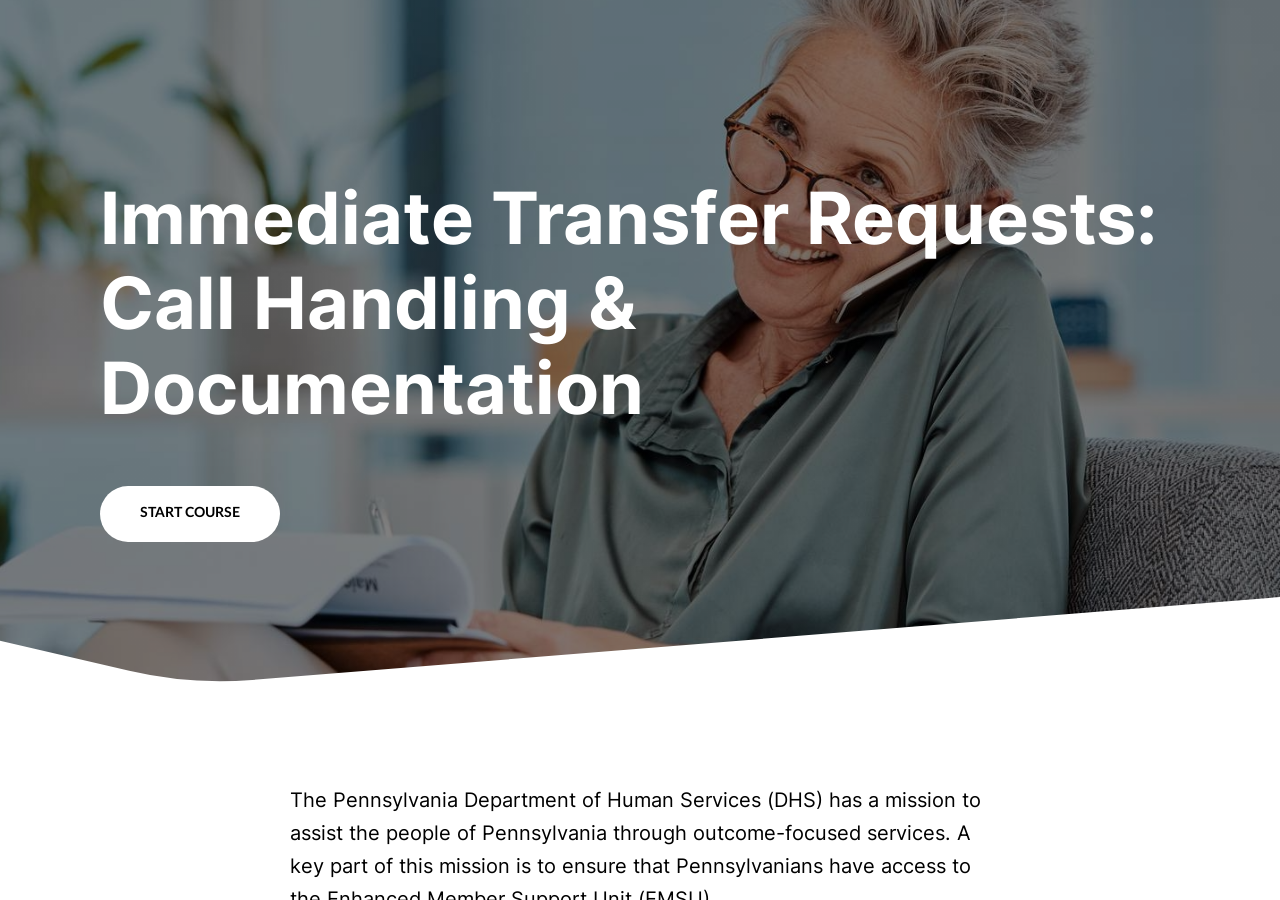
<file: transfer-training-p/index.html>
<!doctype html>
<!-- 
course package version: ZPpn1rAH
rise_frontend sha: de195ae4610a6d9b55a53609d3b3f3b281ea63d8
learn_distribution_frontend sha: 0be3f8e9b9bc40a51f154424505ebd010860442a
mondrian sha: 5db3df47a73904a76e368550b156a48a22f81040
sandbox sha: 42753f3391b109fa3788c525c22880445ab48325
 -->
<html lang="en">
  <head>
    <meta charset="utf-8">
    <meta name="viewport" content="width=device-width,initial-scale=1">
    <title>Immediate Transfer Requests: Call Handling &amp; Documentation</title>
    
    <script type="application/json" id="__CONFIG__">
      {"remoteManifest":{"learn_distribution_frontend":{".js":["learn_dist/entry.js"]},"mondrian":{".js":["mondrian/entry.js"]}},"assetTargetPrefixes":{"media":"assets","font":"lib/fonts"}}
    </script>
    
    <script src="lib/dist/6b9dc56f.js"></script>
  </head>
  <body>
    <div id="app"></div>
    
      <script src="lib/rise/03fc1f65.js"></script>
    
  </body>
</html>
</file>
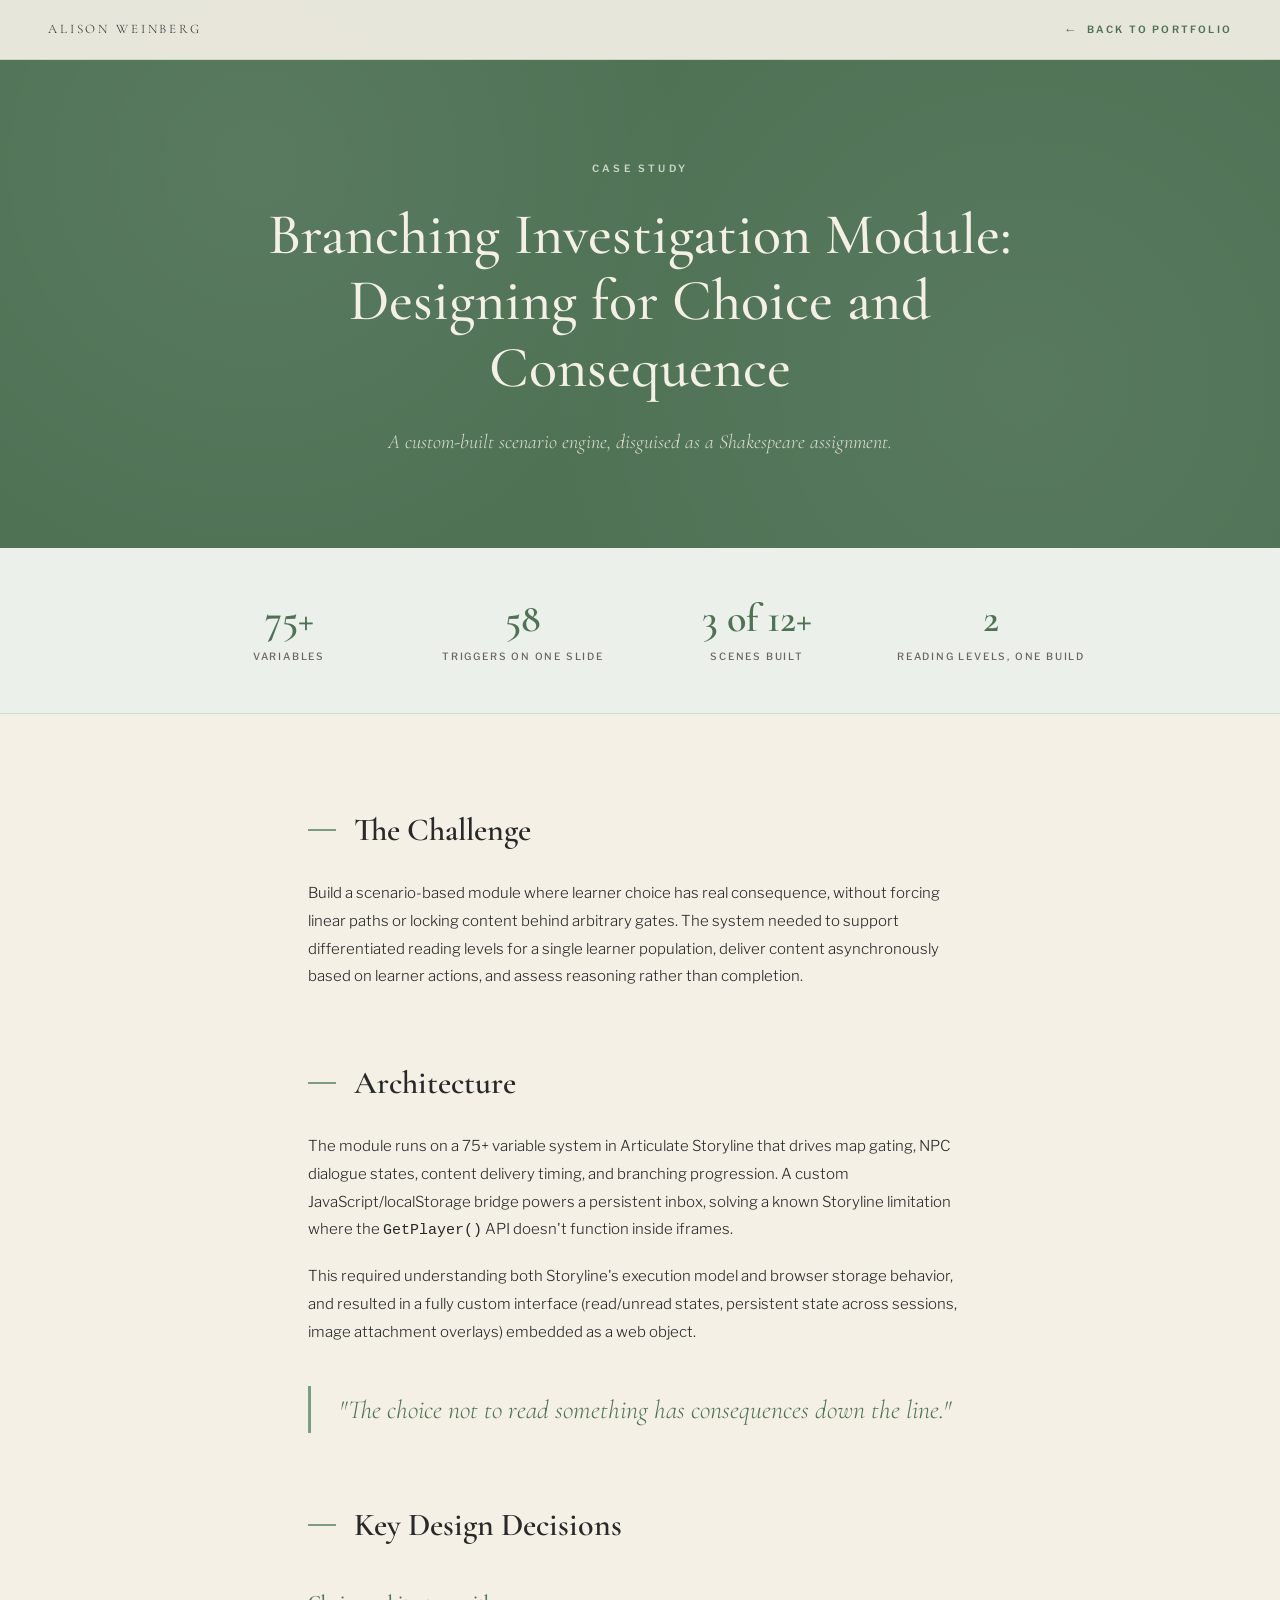
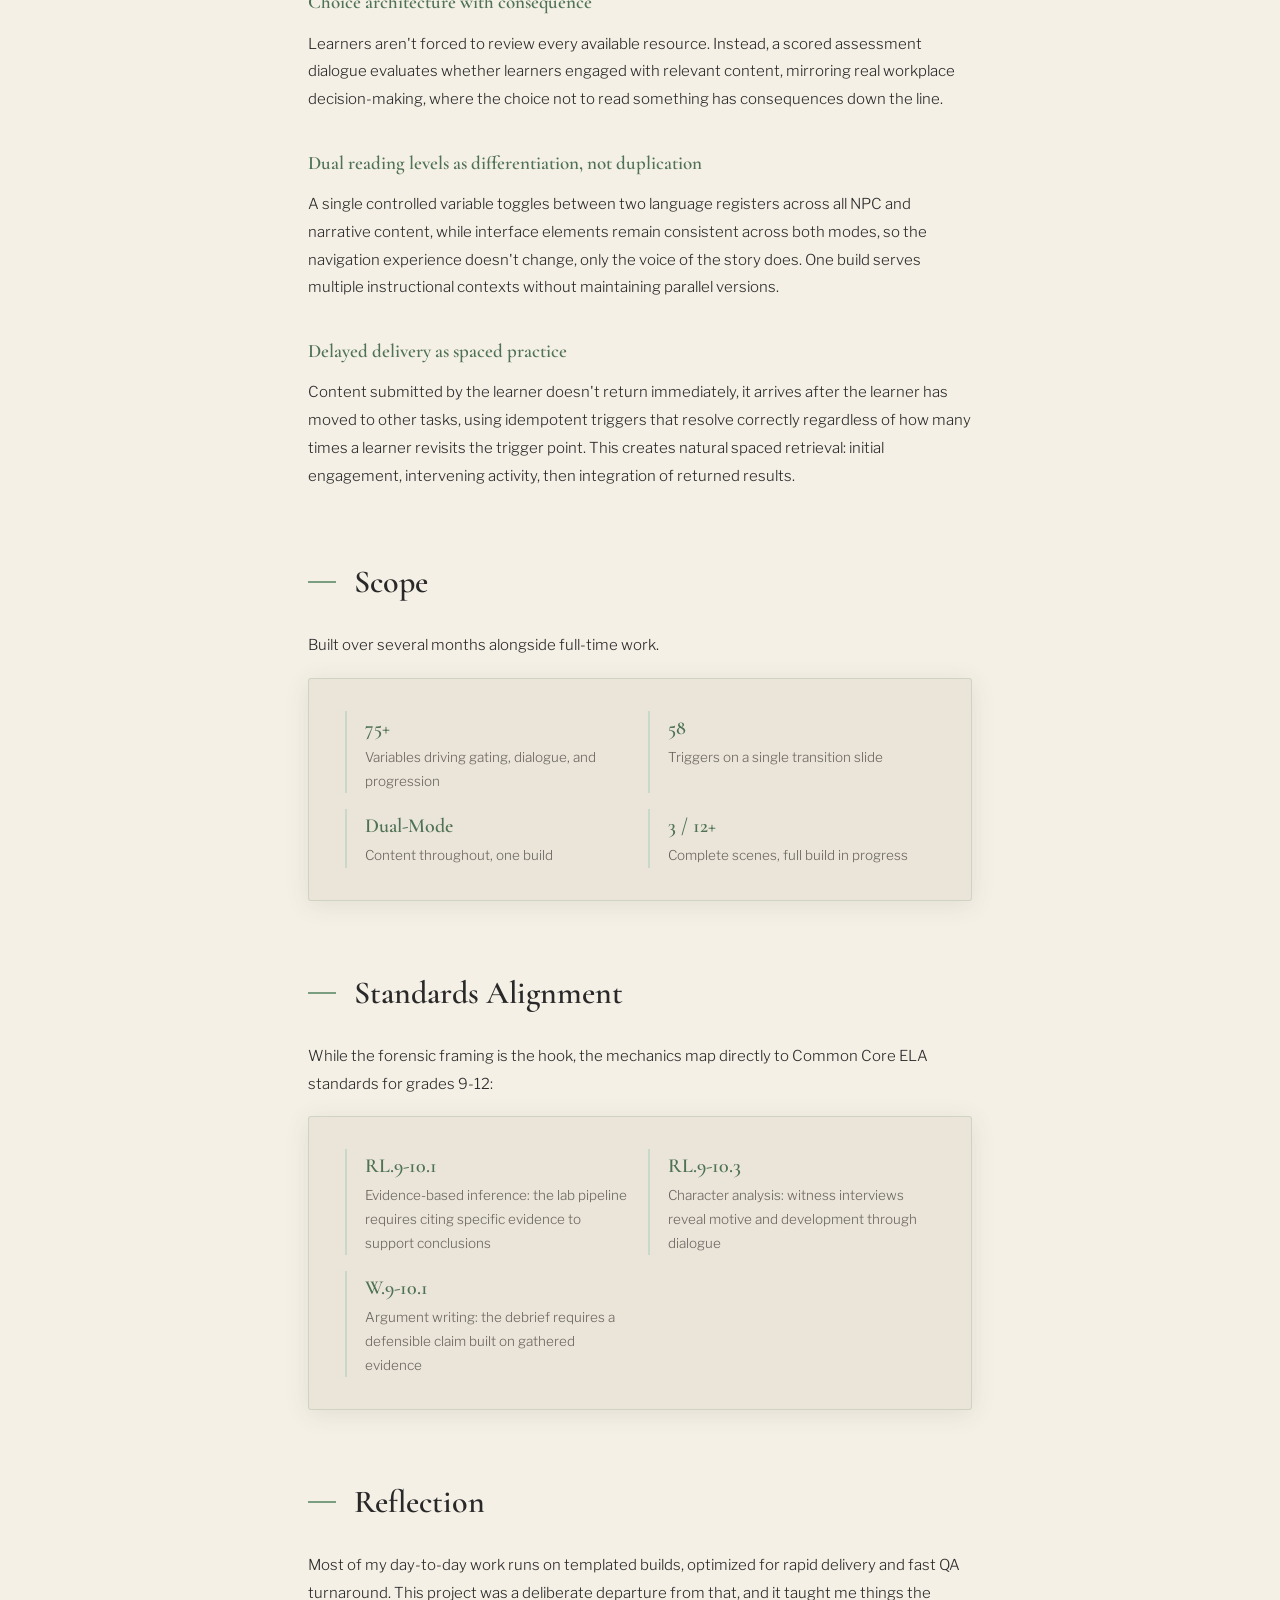
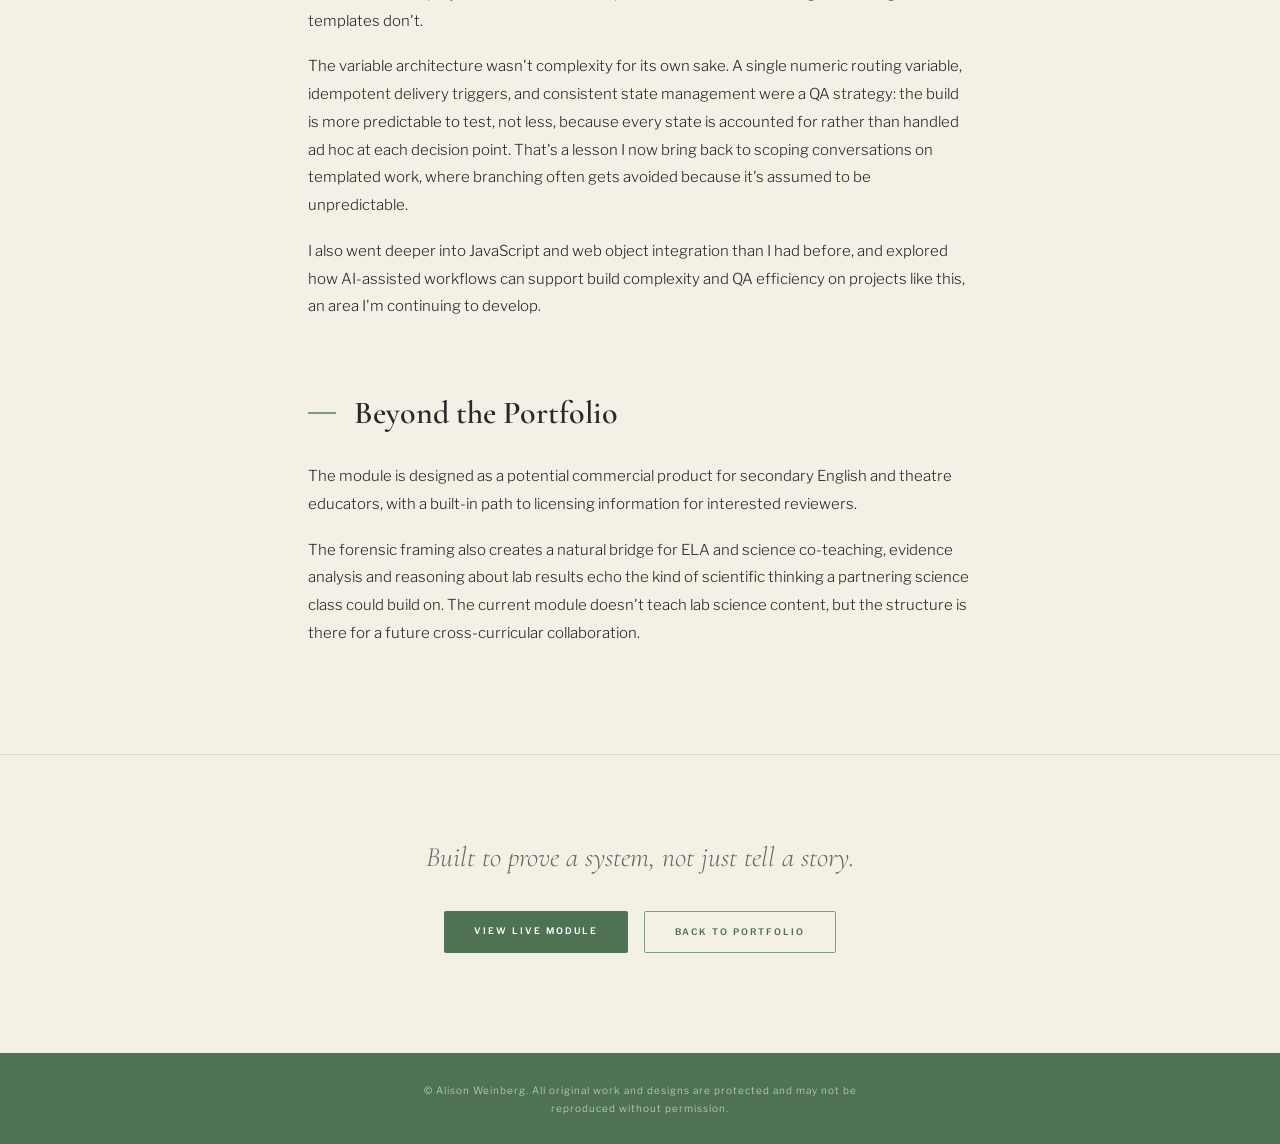
<file: case-study-rj.html>
<!DOCTYPE html>
<html lang="en">
<head>
    <meta charset="UTF-8">
    <meta name="viewport" content="width=device-width, initial-scale=1.0">
    <title>Branching Investigation Module — Case Study | Alison Weinberg</title>
    <link href="https://fonts.googleapis.com/css2?family=Cormorant+Garamond:ital,wght@0,400;0,500;0,600;1,400&family=Libre+Franklin:wght@300;400;500;600&display=swap" rel="stylesheet">
    <style>

        :root {
            --ivory:       #F5F0E6;
            --cream:       #EAE5D8;
            --sage:        #7B9E80;
            --sage-light:  #C8D8CA;
            --sage-pale:   #EBF0EB;
            --sage-dark:   #4F7255;
            --charcoal:    #292929;
            --warm-gray:   #6A6560;
            --border:      rgba(123, 158, 128, 0.25);
            --shadow:      0 4px 24px rgba(50, 70, 52, 0.10);

            --font-display: 'Cormorant Garamond', Georgia, serif;
            --font-body:    'Libre Franklin', 'Franklin Gothic Medium', sans-serif;
        }

        *, *::before, *::after { box-sizing: border-box; margin: 0; padding: 0; }
        html { scroll-behavior: smooth; }

        body {
            background-color: var(--ivory);
            color: var(--charcoal);
            font-family: var(--font-body);
            font-weight: 300;
            font-size: 15px;
            line-height: 1.75;
            -webkit-font-smoothing: antialiased;
        }

        /* ---- NAV ---- */
        nav {
            position: fixed;
            top: 0; left: 0; right: 0;
            z-index: 100;
            display: flex;
            justify-content: space-between;
            align-items: center;
            padding: 18px 48px;
            background: rgba(245, 240, 230, 0.92);
            backdrop-filter: blur(10px);
            border-bottom: 1px solid var(--border);
        }
        .nav-name {
            font-family: var(--font-display);
            font-size: 13px;
            letter-spacing: 0.22em;
            text-transform: uppercase;
            color: var(--charcoal);
            text-decoration: none;
        }
        .nav-back {
            font-family: var(--font-body);
            font-size: 10px;
            font-weight: 600;
            letter-spacing: 0.22em;
            text-transform: uppercase;
            color: var(--sage-dark);
            text-decoration: none;
            display: flex;
            align-items: center;
            gap: 8px;
            transition: color 0.2s;
        }
        .nav-back:hover { color: var(--charcoal); }
        .nav-back::before {
            content: '←';
            font-size: 13px;
        }

        /* ---- HERO ---- */
        #hero {
            padding: 160px 48px 90px;
            text-align: center;
            background: var(--sage-dark);
            background-image:
                radial-gradient(circle at 20% 30%, rgba(255,255,255,0.06) 0%, transparent 40%),
                radial-gradient(circle at 80% 70%, rgba(255,255,255,0.05) 0%, transparent 45%);
        }
        .hero-eyebrow {
            font-family: var(--font-body);
            font-size: 10px;
            font-weight: 600;
            letter-spacing: 0.32em;
            text-transform: uppercase;
            color: var(--sage-light);
            margin-bottom: 24px;
        }
        .hero-title {
            font-family: var(--font-display);
            font-size: clamp(34px, 5.5vw, 58px);
            font-weight: 500;
            color: var(--ivory);
            line-height: 1.15;
            margin-bottom: 24px;
            max-width: 760px;
            margin-left: auto;
            margin-right: auto;
        }
        .hero-sub {
            font-family: var(--font-display);
            font-size: clamp(16px, 2.2vw, 20px);
            font-style: italic;
            color: var(--ivory);
            opacity: 0.85;
            max-width: 600px;
            margin: 0 auto;
            line-height: 1.6;
        }

        /* ---- STAT BAR ---- */
        .stat-bar {
            background: var(--sage-pale);
            border-bottom: 1px solid var(--border);
            background-image: url("data:image/svg+xml,%3Csvg xmlns='http://www.w3.org/2000/svg' width='60' height='104'%3E%3Cg fill='none' stroke='%237B9E80' stroke-width='0.75' opacity='0.18'%3E%3Cpath d='M30 0 L60 17.3 L60 52 L30 69.3 L0 52 L0 17.3 Z'/%3E%3Cpath d='M30 69.3 L60 86.6 L60 121.3 L30 138.6 L0 121.3 L0 86.6 Z'/%3E%3C/g%3E%3Cg fill='%237B9E80' opacity='0.35'%3E%3Ccircle cx='30' cy='0' r='1.5'/%3E%3Ccircle cx='60' cy='17.3' r='1.5'/%3E%3Ccircle cx='60' cy='52' r='1.5'/%3E%3Ccircle cx='30' cy='69.3' r='1.5'/%3E%3Ccircle cx='0' cy='52' r='1.5'/%3E%3Ccircle cx='0' cy='17.3' r='1.5'/%3E%3Ccircle cx='30' cy='138.6' r='1.5'/%3E%3Ccircle cx='60' cy='121.3' r='1.5'/%3E%3Ccircle cx='0' cy='121.3' r='1.5'/%3E%3C/svg%3E");
        }
        .stat-grid {
            max-width: 1000px;
            margin: 0 auto;
            padding: 48px 48px;
            display: grid;
            grid-template-columns: repeat(4, 1fr);
            gap: 32px;
            text-align: center;
        }
        .stat-value {
            font-family: var(--font-display);
            font-size: clamp(28px, 4vw, 40px);
            font-weight: 600;
            color: var(--sage-dark);
            line-height: 1.1;
            margin-bottom: 8px;
        }
        .stat-label {
            font-family: var(--font-body);
            font-size: 10px;
            font-weight: 500;
            letter-spacing: 0.18em;
            text-transform: uppercase;
            color: var(--warm-gray);
        }

        /* ---- ARTICLE ---- */
        .article-inner {
            max-width: 760px;
            margin: 0 auto;
            padding: 88px 48px;
        }

        .article-inner h2 {
            font-family: var(--font-display);
            font-size: clamp(24px, 3.5vw, 32px);
            font-weight: 600;
            color: var(--charcoal);
            margin-top: 64px;
            margin-bottom: 22px;
            display: flex;
            align-items: center;
            gap: 18px;
        }
        .article-inner h2:first-child { margin-top: 0; }
        .article-inner h2::before {
            content: '';
            display: block;
            width: 28px;
            height: 2px;
            background: var(--sage);
            flex-shrink: 0;
        }

        .article-inner h3 {
            font-family: var(--font-display);
            font-size: 19px;
            font-weight: 600;
            color: var(--sage-dark);
            margin-top: 32px;
            margin-bottom: 12px;
        }

        .article-inner p {
            font-size: 15px;
            line-height: 1.85;
            color: var(--charcoal);
            margin-bottom: 18px;
        }

        .article-inner em { color: var(--sage-dark); font-style: italic; }

        .pullquote {
            font-family: var(--font-display);
            font-size: clamp(20px, 3vw, 26px);
            font-style: italic;
            color: var(--sage-dark);
            line-height: 1.5;
            border-left: 3px solid var(--sage);
            padding: 4px 0 4px 28px;
            margin: 40px 0;
        }

        .scope-box {
            background: var(--cream);
            border: 1px solid var(--border);
            border-radius: 3px;
            padding: 32px 36px;
            margin-top: 16px;
            box-shadow: var(--shadow);
        }
        .scope-list {
            list-style: none;
            display: grid;
            grid-template-columns: repeat(2, 1fr);
            gap: 16px;
        }
        .scope-list li {
            font-size: 13.5px;
            color: var(--warm-gray);
            padding-left: 18px;
            border-left: 2px solid var(--sage-light);
        }
        .scope-list li strong {
            display: block;
            font-family: var(--font-display);
            font-size: 20px;
            color: var(--sage-dark);
            font-weight: 600;
        }

        /* ---- CTA / FOOTER NAV ---- */
        .end-cta {
            text-align: center;
            padding: 80px 48px 100px;
            border-top: 1px solid var(--border);
        }
        .end-cta p {
            font-family: var(--font-display);
            font-size: clamp(20px, 3vw, 28px);
            font-style: italic;
            color: var(--warm-gray);
            max-width: 480px;
            margin: 0 auto 32px;
            line-height: 1.6;
        }
        .end-links {
            display: flex;
            justify-content: center;
            gap: 16px;
            flex-wrap: wrap;
        }
        .btn-view {
            display: inline-block;
            padding: 12px 30px;
            background: var(--sage-dark);
            color: #fff;
            font-family: var(--font-body);
            font-size: 9px;
            font-weight: 600;
            letter-spacing: 0.22em;
            text-transform: uppercase;
            text-decoration: none;
            border-radius: 2px;
            transition: background 0.2s ease;
        }
        .btn-view:hover { background: var(--charcoal); }
        .btn-secondary {
            display: inline-block;
            padding: 12px 30px;
            background: transparent;
            color: var(--sage-dark);
            border: 1px solid var(--sage);
            font-family: var(--font-body);
            font-size: 9px;
            font-weight: 600;
            letter-spacing: 0.22em;
            text-transform: uppercase;
            text-decoration: none;
            border-radius: 2px;
            transition: background 0.2s ease, color 0.2s ease;
        }
        .btn-secondary:hover { background: var(--sage-dark); color: #fff; }

        footer {
            padding: 28px 48px;
            text-align: center;
            background: var(--sage-dark);
        }
        .footer-text {
            font-size: 10px;
            letter-spacing: 0.1em;
            color: var(--sage-light);
            max-width: 480px;
            margin: 0 auto;
            line-height: 1.8;
        }

        @media (max-width: 768px) {
            nav { padding: 16px 24px; }
            #hero { padding: 120px 24px 64px; }
            .stat-grid { grid-template-columns: repeat(2, 1fr); padding: 40px 24px; gap: 28px; }
            .article-inner { padding: 64px 24px; }
            .scope-list { grid-template-columns: 1fr; }
            .end-cta { padding: 64px 24px 80px; }
        }
        @media (max-width: 480px) {
            .nav-name { display: none; }
        }

    </style>
</head>
<body>

    <nav>
        <a href="index.html" class="nav-name">Alison Weinberg</a>
        <a href="index.html#work" class="nav-back">Back to Portfolio</a>
    </nav>

    <section id="hero">
        <p class="hero-eyebrow">Case Study</p>
        <h1 class="hero-title">Branching Investigation Module: Designing for Choice and Consequence</h1>
        <p class="hero-sub">A custom-built scenario engine, disguised as a Shakespeare assignment.</p>
    </section>

    <div class="stat-bar">
        <div class="stat-grid">
            <div>
                <p class="stat-value">75+</p>
                <p class="stat-label">Variables</p>
            </div>
            <div>
                <p class="stat-value">58</p>
                <p class="stat-label">Triggers on One Slide</p>
            </div>
            <div>
                <p class="stat-value">3 of 12+</p>
                <p class="stat-label">Scenes Built</p>
            </div>
            <div>
                <p class="stat-value">2</p>
                <p class="stat-label">Reading Levels, One Build</p>
            </div>
        </div>
    </div>

    <article class="article-inner">

        <h2>The Challenge</h2>
        <p>Build a scenario-based module where learner choice has real consequence, without forcing linear paths or locking content behind arbitrary gates. The system needed to support differentiated reading levels for a single learner population, deliver content asynchronously based on learner actions, and assess reasoning rather than completion.</p>

        <h2>Architecture</h2>
        <p>The module runs on a 75+ variable system in Articulate Storyline that drives map gating, NPC dialogue states, content delivery timing, and branching progression. A custom JavaScript/localStorage bridge powers a persistent inbox, solving a known Storyline limitation where the <code>GetPlayer()</code> API doesn't function inside iframes.</p>
        <p>This required understanding both Storyline's execution model and browser storage behavior, and resulted in a fully custom interface (read/unread states, persistent state across sessions, image attachment overlays) embedded as a web object.</p>

        <div class="pullquote">"The choice not to read something has consequences down the line."</div>

        <h2>Key Design Decisions</h2>

        <h3>Choice architecture with consequence</h3>
        <p>Learners aren't forced to review every available resource. Instead, a scored assessment dialogue evaluates whether learners engaged with relevant content, mirroring real workplace decision-making, where the choice not to read something has consequences down the line.</p>

        <h3>Dual reading levels as differentiation, not duplication</h3>
        <p>A single controlled variable toggles between two language registers across all NPC and narrative content, while interface elements remain consistent across both modes, so the navigation experience doesn't change, only the voice of the story does. One build serves multiple instructional contexts without maintaining parallel versions.</p>

        <h3>Delayed delivery as spaced practice</h3>
        <p>Content submitted by the learner doesn't return immediately, it arrives after the learner has moved to other tasks, using idempotent triggers that resolve correctly regardless of how many times a learner revisits the trigger point. This creates natural spaced retrieval: initial engagement, intervening activity, then integration of returned results.</p>

        <h2>Scope</h2>
        <p>Built over several months alongside full-time work.</p>
        <div class="scope-box">
            <ul class="scope-list">
                <li><strong>75+</strong>Variables driving gating, dialogue, and progression</li>
                <li><strong>58</strong>Triggers on a single transition slide</li>
                <li><strong>Dual-Mode</strong>Content throughout, one build</li>
                <li><strong>3 / 12+</strong>Complete scenes, full build in progress</li>
            </ul>
        </div>

        <h2>Standards Alignment</h2>
        <p>While the forensic framing is the hook, the mechanics map directly to Common Core ELA standards for grades 9-12:</p>
        <div class="scope-box">
            <ul class="scope-list">
                <li><strong>RL.9-10.1</strong>Evidence-based inference: the lab pipeline requires citing specific evidence to support conclusions</li>
                <li><strong>RL.9-10.3</strong>Character analysis: witness interviews reveal motive and development through dialogue</li>
                <li><strong>W.9-10.1</strong>Argument writing: the debrief requires a defensible claim built on gathered evidence</li>
            </ul>
        </div>

        <h2>Reflection</h2>
        <p>Most of my day-to-day work runs on templated builds, optimized for rapid delivery and fast QA turnaround. This project was a deliberate departure from that, and it taught me things the templates don't.</p>
        <p>The variable architecture wasn't complexity for its own sake. A single numeric routing variable, idempotent delivery triggers, and consistent state management were a QA strategy: the build is more predictable to test, not less, because every state is accounted for rather than handled ad hoc at each decision point. That's a lesson I now bring back to scoping conversations on templated work, where branching often gets avoided because it's assumed to be unpredictable.</p>
        <p>I also went deeper into JavaScript and web object integration than I had before, and explored how AI-assisted workflows can support build complexity and QA efficiency on projects like this, an area I'm continuing to develop.</p>

        <h2>Beyond the Portfolio</h2>
        <p>The module is designed as a potential commercial product for secondary English and theatre educators, with a built-in path to licensing information for interested reviewers.</p>
        <p>The forensic framing also creates a natural bridge for ELA and science co-teaching, evidence analysis and reasoning about lab results echo the kind of scientific thinking a partnering science class could build on. The current module doesn't teach lab science content, but the structure is there for a future cross-curricular collaboration.</p>

    </article>

    <div class="end-cta">
        <p>Built to prove a system, not just tell a story.</p>
        <div class="end-links">
            <a href="https://alison-weinberg.github.io/rj-p/" class="btn-view" target="_blank" rel="noopener">View Live Module</a>
            <a href="index.html#work" class="btn-secondary">Back to Portfolio</a>
        </div>
    </div>

    <footer>
        <p class="footer-text">&copy; Alison Weinberg. All original work and designs are protected and may not be reproduced without permission.</p>
    </footer>

</body>
</html>
</file>
